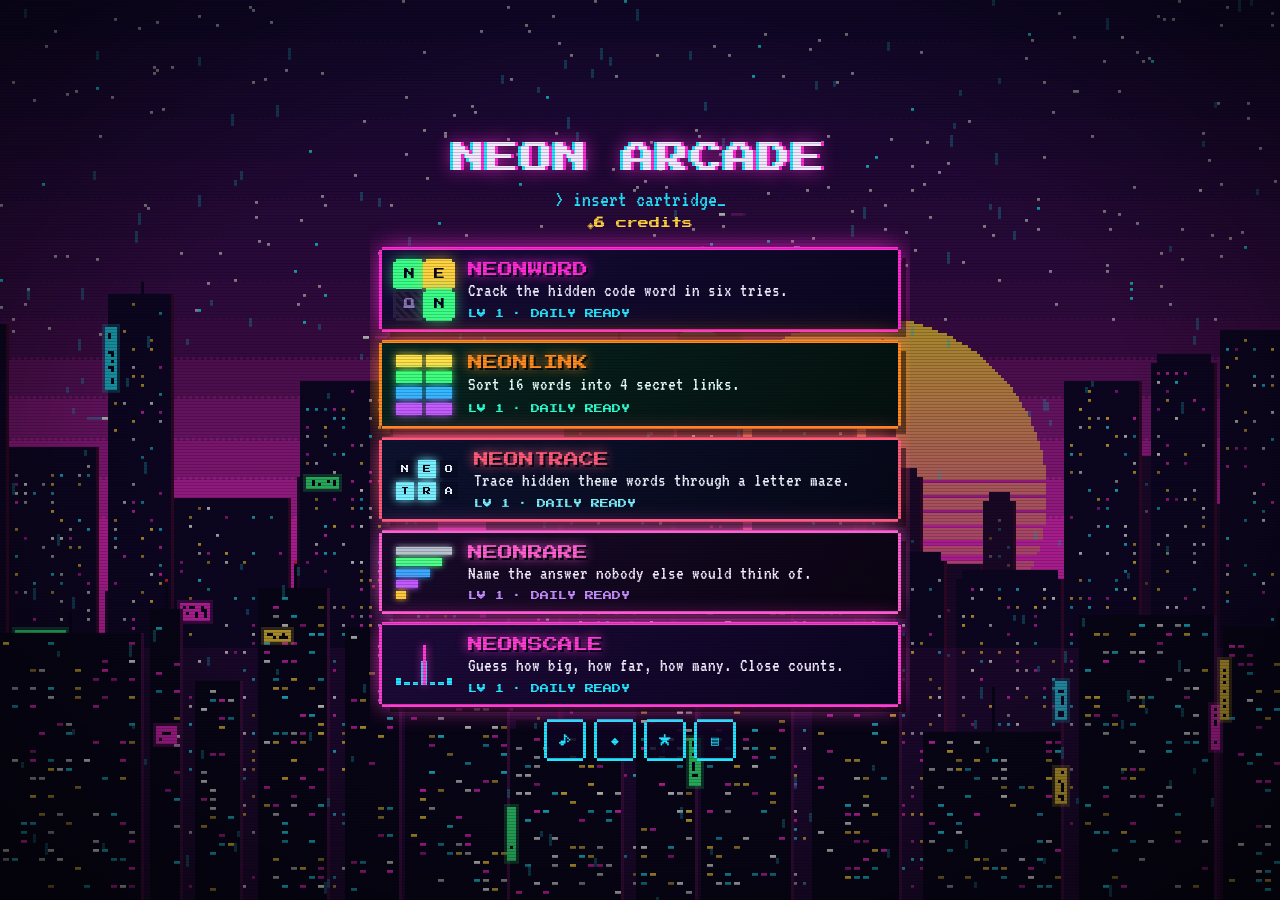
<file: index.html>
<!doctype html>
<html lang="en">
<head>
  <meta charset="utf-8" />
  <meta name="viewport" content="width=device-width, initial-scale=1, viewport-fit=cover, user-scalable=no" />
  <title>NEONWORD</title>
  <meta name="description" content="A cyberpunk pixel word puzzle. Crack the code in six tries." />
  <meta name="theme-color" content="#0b0620" />
  <link rel="manifest" href="manifest.json" />
  <link rel="icon" href="icon.svg" type="image/svg+xml" />
  <link rel="apple-touch-icon" href="icon-192.png" />
  <meta name="apple-mobile-web-app-capable" content="yes" />
  <meta name="apple-mobile-web-app-status-bar-style" content="black-translucent" />
  <link rel="preconnect" href="https://fonts.googleapis.com" />
  <link rel="preconnect" href="https://fonts.gstatic.com" crossorigin />
  <link href="https://fonts.googleapis.com/css2?family=Press+Start+2P&family=VT323&display=swap" rel="stylesheet" />
  <link rel="stylesheet" href="style.css" />
</head>
<body data-theme="neon" data-game="menu">
  <canvas id="bg" aria-hidden="true"></canvas>
  <canvas id="fx" aria-hidden="true"></canvas>
  <div class="scanlines" aria-hidden="true"></div>

  <div id="app">
    <header class="top">
      <div class="top-left">
        <button class="icon-btn btn-home" aria-label="Game menu"><svg viewBox="0 0 7 7" width="14" height="14" shape-rendering="crispEdges" aria-hidden="true"><path fill="currentColor" d="M3 0h1v1h1v1h1v1h1v1h-1v3h-2v-2h-1v2h-2v-3h-1v-1h1v-1h1v-1h1z"/></svg></button>
        <button class="icon-btn" id="btn-help" aria-label="How to play">?</button>
      </div>
      <div class="logo" data-text="NEONWORD">NEONWORD</div>
      <div class="top-right">
        <button class="icon-btn" id="btn-full" aria-label="Fullscreen" hidden>⛶</button>
        <button class="icon-btn" id="btn-sound" aria-label="Radio and sound"><span class="note">♪</span><span class="mini-eq"><i></i><i></i><i></i></span></button>
        <button class="icon-btn" id="btn-themes" aria-label="Themes">◆</button>
        <button class="icon-btn" id="btn-history" aria-label="Word history">≡</button>
        <button class="icon-btn" id="btn-stats" aria-label="Stats">▤</button>
      </div>
    </header>

    <section class="hud">
      <div class="lvl">
        <span class="lvl-label">LV <b id="lvl">1</b></span>
        <div class="xpbar"><div class="xpfill" id="xpfill"></div></div>
        <span class="xp-txt" id="xptxt">0/100</span>
      </div>
      <div class="credits" title="Hint credits"><span class="chip-ico">◈</span><b id="credits">0</b></div>
    </section>

    <nav class="modes">
      <button class="mode-btn" data-mode="daily">DAILY<span class="streak" id="streak-badge"></span></button>
      <button class="mode-btn" data-mode="endless">ENDLESS</button>
      <div class="lens" id="lens">
        <button class="len-btn" data-len="4">4</button>
        <button class="len-btn" data-len="5">5</button>
        <button class="len-btn" data-len="6">6</button>
        <button class="len-btn" data-len="7">7</button>
      </div>
    </nav>

    <section class="intel" id="intel" aria-live="polite">
      <div class="intel-line dim">&gt; uplink ready. crack the code.</div>
    </section>

    <main class="board-wrap">
      <div class="board" id="board"></div>
    </main>

    <section class="hints" id="hints">
      <button class="hint-btn" data-hint="burn"><span class="h-name">BURN</span><span class="h-cost">◈1</span></button>
      <button class="hint-btn" data-hint="check"><span class="h-name">SCAN</span><span class="h-cost">◈1</span></button>
      <button class="hint-btn" data-hint="reveal"><span class="h-name">REVEAL</span><span class="h-cost">◈2</span></button>
      <button class="hint-btn" data-hint="clue"><span class="h-name">CLUE</span><span class="h-cost">◈2</span></button>
    </section>

    <section class="keyboard" id="keyboard"></section>
  </div>

  <!-- Game picker -->
  <div id="menu">
    <div class="menu-head">
      <div class="logo menu-logo" data-text="NEON ARCADE">NEON ARCADE</div>
      <p class="menu-sub">&gt; insert cartridge_</p>
      <div class="menu-hud"><span class="m-cr">◈<b id="m-credits">0</b> credits</span></div>
    </div>
    <div class="carts">
      <button class="cart" data-go="word">
        <div class="cart-art"><i class="tile hit">N</i><i class="tile near">E</i><i class="tile miss">O</i><i class="tile hit">N</i></div>
        <div class="cart-title">NEONWORD</div>
        <div class="cart-desc">Crack the hidden code word in six tries.</div>
        <div class="cart-status" id="m-word"></div>
      </button>
      <button class="cart links-pal" data-go="links">
        <div class="cart-art grid4"><i class="g0"></i><i class="g0"></i><i class="g1"></i><i class="g1"></i><i class="g2"></i><i class="g2"></i><i class="g3"></i><i class="g3"></i></div>
        <div class="cart-title">NEONLINK</div>
        <div class="cart-desc">Sort 16 words into 4 secret links.</div>
        <div class="cart-status" id="m-links"></div>
      </button>
      <button class="cart trace-pal" data-go="trace">
        <div class="cart-art trace-art"><i>N</i><i class="on">E</i><i>O</i><i class="on">T</i><i class="on">R</i><i>A</i></div>
        <div class="cart-title">NEONTRACE</div>
        <div class="cart-desc">Trace hidden theme words through a letter maze.</div>
        <div class="cart-status" id="m-trace"></div>
      </button>
      <button class="cart rare-pal" data-go="rare">
        <div class="cart-art rare-art"><i class="t0"></i><i class="t1"></i><i class="t2"></i><i class="t3"></i><i class="t4"></i></div>
        <div class="cart-title">NEONRARE</div>
        <div class="cart-desc">Name the answer nobody else would think of.</div>
        <div class="cart-status" id="m-rare"></div>
      </button>
      <button class="cart scale-pal" data-go="scale">
        <div class="cart-art scale-art"><i></i><i></i><i></i><i></i><i></i><i></i><i></i><b></b></div>
        <div class="cart-title">NEONSCALE</div>
        <div class="cart-desc">Guess how big, how far, how many. Close counts.</div>
        <div class="cart-status" id="m-scale"></div>
      </button>
    </div>
    <div class="menu-foot">
      <button class="icon-btn" id="m-sound" aria-label="Radio and sound"><span class="note">♪</span><span class="mini-eq"><i></i><i></i><i></i></span></button>
      <button class="icon-btn" id="m-themes" aria-label="Themes">◆</button>
      <button class="icon-btn" id="m-board" aria-label="Leaderboard">★</button>
      <button class="icon-btn" id="m-backup" aria-label="Backup">▤</button>
    </div>
  </div>

  <!-- NEONLINK -->
  <div id="links">
    <header class="top">
      <div class="top-left">
        <button class="icon-btn btn-home" aria-label="Game menu"><svg viewBox="0 0 7 7" width="14" height="14" shape-rendering="crispEdges" aria-hidden="true"><path fill="currentColor" d="M3 0h1v1h1v1h1v1h1v1h-1v3h-2v-2h-1v2h-2v-3h-1v-1h1v-1h1v-1h1z"/></svg></button>
        <button class="icon-btn" id="l-help" aria-label="How to play">?</button>
      </div>
      <div class="logo" data-text="NEONLINK">NEONLINK</div>
      <div class="top-right">
        <button class="icon-btn" id="l-sound" aria-label="Radio and sound"><span class="note">♪</span><span class="mini-eq"><i></i><i></i><i></i></span></button>
        <button class="icon-btn" id="l-scenes" aria-label="Scenes">◆</button>
        <button class="icon-btn" id="l-stats" aria-label="Stats">▤</button>
      </div>
    </header>

    <section class="hud">
      <div class="lvl">
        <span class="lvl-label">LV <b id="l-lvl">1</b></span>
        <div class="xpbar"><div class="xpfill" id="l-xpfill"></div></div>
        <span class="xp-txt" id="l-xptxt">0/100</span>
      </div>
      <div class="credits" title="Hint credits"><span class="chip-ico">◈</span><b id="l-credits">0</b></div>
    </section>

    <nav class="modes">
      <button class="mode-btn" data-lmode="daily">DAILY<span class="streak" id="l-streak"></span></button>
      <button class="mode-btn" data-lmode="endless">ENDLESS</button>
      <div class="l-lives" id="l-lives"></div>
    </nav>

    <section class="intel" id="l-intel" aria-live="polite"></section>

    <main class="l-board" id="l-board">
      <div class="l-solved" id="l-solved"></div>
      <div class="l-grid" id="l-grid"></div>
    </main>

    <section class="hints l-hints">
      <button class="hint-btn" data-act="pair"><span class="h-name">PAIR</span><span class="h-cost">◈1</span></button>
      <button class="hint-btn" data-act="name"><span class="h-name">DECODE</span><span class="h-cost">◈2</span></button>
      <button class="hint-btn" data-act="shuffle"><span class="h-name">SHUFFLE</span><span class="h-cost">free</span></button>
      <button class="hint-btn" data-act="clear"><span class="h-name">CLEAR</span><span class="h-cost">free</span></button>
    </section>

    <button class="l-submit" id="l-submit">SUBMIT 0/4</button>
  </div>

  <!-- NEONTRACE -->
  <div id="trace">
    <header class="top">
      <div class="top-left">
        <button class="icon-btn btn-home" aria-label="Game menu"><svg viewBox="0 0 7 7" width="14" height="14" shape-rendering="crispEdges" aria-hidden="true"><path fill="currentColor" d="M3 0h1v1h1v1h1v1h1v1h-1v3h-2v-2h-1v2h-2v-3h-1v-1h1v-1h1v-1h1z"/></svg></button>
        <button class="icon-btn" id="t-help" aria-label="How to play">?</button>
      </div>
      <div class="logo" data-text="NEONTRACE">NEONTRACE</div>
      <div class="top-right">
        <button class="icon-btn" id="t-sound" aria-label="Radio and sound"><span class="note">♪</span><span class="mini-eq"><i></i><i></i><i></i></span></button>
        <button class="icon-btn" id="t-sectors" aria-label="Sectors">◆</button>
        <button class="icon-btn" id="t-stats" aria-label="Stats">▤</button>
      </div>
    </header>

    <section class="hud">
      <div class="lvl">
        <span class="lvl-label">LV <b id="t-lvl">1</b></span>
        <div class="xpbar"><div class="xpfill" id="t-xpfill"></div></div>
        <span class="xp-txt" id="t-xptxt">0/100</span>
      </div>
      <div class="credits" title="Hint credits"><span class="chip-ico">◈</span><b id="t-credits">0</b></div>
    </section>

    <nav class="modes">
      <button class="mode-btn" data-tmode="daily">DAILY<span class="streak" id="t-streak"></span></button>
      <button class="mode-btn" data-tmode="endless">ENDLESS</button>
      <div class="t-prog" id="t-prog"></div>
    </nav>

    <section class="t-theme">
      <span class="t-label">THEME</span>
      <div class="t-clue" id="t-clue"></div>
      <div class="t-word" id="t-word"></div>
    </section>

    <main class="t-wrap" id="t-wrap">
      <div class="t-board" id="t-board">
        <svg class="t-lines" id="t-lines" aria-hidden="true"></svg>
        <div class="t-cells" id="t-cells"></div>
      </div>
    </main>

    <section class="t-ctrls">
      <button class="hint-btn" id="t-clear"><span class="h-name">CLEAR</span><span class="h-cost">free</span></button>
      <button class="hint-btn t-hint" id="t-hint"><span class="h-name">HINT</span><span class="t-meter" id="t-meter"></span><span class="h-cost" id="t-hint-cost">◈2</span></button>
    </section>
  </div>

  <!-- NEONRARE -->
  <div id="rare">
    <header class="top">
      <div class="top-left">
        <button class="icon-btn btn-home" aria-label="Game menu"><svg viewBox="0 0 7 7" width="14" height="14" shape-rendering="crispEdges" aria-hidden="true"><path fill="currentColor" d="M3 0h1v1h1v1h1v1h1v1h-1v3h-2v-2h-1v2h-2v-3h-1v-1h1v-1h1v-1h1z"/></svg></button>
        <button class="icon-btn" id="r-help" aria-label="How to play">?</button>
      </div>
      <div class="logo" data-text="NEONRARE">NEONRARE</div>
      <div class="top-right">
        <button class="icon-btn" id="r-sound" aria-label="Radio and sound"><span class="note">♪</span><span class="mini-eq"><i></i><i></i><i></i></span></button>
        <button class="icon-btn" id="r-caverns" aria-label="Caverns">◆</button>
        <button class="icon-btn" id="r-codex" aria-label="Codex">≡</button>
        <button class="icon-btn" id="r-stats" aria-label="Stats">▤</button>
      </div>
    </header>

    <section class="hud">
      <div class="lvl">
        <span class="lvl-label">LV <b id="r-lvl">1</b></span>
        <div class="xpbar"><div class="xpfill" id="r-xpfill"></div></div>
        <span class="xp-txt" id="r-xptxt">0/100</span>
      </div>
      <div class="credits" title="Hint credits"><span class="chip-ico">◈</span><b id="r-credits">0</b></div>
    </section>

    <nav class="modes">
      <button class="mode-btn" data-rmode="daily">DAILY<span class="streak" id="r-streak"></span></button>
      <button class="mode-btn" data-rmode="endless">ENDLESS</button>
      <div class="g-score" id="r-score"></div>
    </nav>

    <section class="g-card">
      <div class="g-card-top"><span class="g-label" id="r-round">SIGNAL 1/7</span><div class="g-pips" id="r-pips"></div></div>
      <div class="g-q" id="r-q"></div>
      <div class="r-timebar"><div class="r-timer" id="r-timer"><i></i></div><span class="r-secs" id="r-secs"></span><div class="r-strikes" id="r-strikes"></div></div>
    </section>

    <main class="r-mid">
      <div class="r-entry" id="r-entry"></div>
      <div class="r-msg" id="r-msg"></div>
      <div class="r-reveal" id="r-reveal"></div>
    </main>

    <section class="hints r-hints" id="r-hints">
      <button class="hint-btn" data-rhint="time"><span class="h-name">+TIME</span><span class="h-cost">◈1</span></button>
      <button class="hint-btn" data-rhint="intel" id="r-intel"><span class="h-name">INTEL</span><span class="h-cost">◈1</span></button>
      <button class="hint-btn" data-rhint="skip"><span class="h-name">SKIP</span><span class="h-cost">free</span></button>
    </section>
    <button class="l-submit" id="r-next" hidden>NEXT SIGNAL ▶</button>

    <section class="keyboard" id="r-keys"></section>
  </div>

  <!-- NEONSCALE -->
  <div id="scale">
    <header class="top">
      <div class="top-left">
        <button class="icon-btn btn-home" aria-label="Game menu"><svg viewBox="0 0 7 7" width="14" height="14" shape-rendering="crispEdges" aria-hidden="true"><path fill="currentColor" d="M3 0h1v1h1v1h1v1h1v1h-1v3h-2v-2h-1v2h-2v-3h-1v-1h1v-1h1v-1h1z"/></svg></button>
        <button class="icon-btn" id="s-help" aria-label="How to play">?</button>
      </div>
      <div class="logo" data-text="NEONSCALE">NEONSCALE</div>
      <div class="top-right">
        <button class="icon-btn" id="s-sound" aria-label="Radio and sound"><span class="note">♪</span><span class="mini-eq"><i></i><i></i><i></i></span></button>
        <button class="icon-btn" id="s-zones" aria-label="Zones">◆</button>
        <button class="icon-btn" id="s-log" aria-label="Field log">≡</button>
        <button class="icon-btn" id="s-stats" aria-label="Stats">▤</button>
      </div>
    </header>

    <section class="hud">
      <div class="lvl">
        <span class="lvl-label">LV <b id="s-lvl">1</b></span>
        <div class="xpbar"><div class="xpfill" id="s-xpfill"></div></div>
        <span class="xp-txt" id="s-xptxt">0/100</span>
      </div>
      <div class="credits" title="Hint credits"><span class="chip-ico">◈</span><b id="s-credits">0</b></div>
    </section>

    <nav class="modes">
      <button class="mode-btn" data-smode="daily">DAILY<span class="streak" id="s-streak"></span></button>
      <button class="mode-btn" data-smode="endless">ENDLESS</button>
      <div class="g-score" id="s-score"></div>
    </nav>

    <section class="g-card">
      <div class="g-card-top"><span class="g-label" id="s-round">Q 1/7</span><div class="g-pips" id="s-pips"></div></div>
      <div class="g-q" id="s-q"></div>
    </section>

    <main class="s-mid">
      <button class="s-readbox" id="s-readbox" aria-label="Type a number">
        <div class="s-read" id="s-read"></div>
        <div class="s-sub" id="s-sub"></div>
      </button>
      <div class="s-msg" id="s-msg"></div>
      <div class="s-dial">
        <canvas class="s-tape" id="s-tape" aria-label="Estimate dial: drag left or right"></canvas>
        <div class="s-needle" aria-hidden="true"></div>
      </div>
      <div class="s-steps" id="s-steps">
        <button class="key wide" data-step="d10">÷10</button>
        <button class="key wide" data-step="down">−</button>
        <button class="key wide" data-step="up">+</button>
        <button class="key wide" data-step="m10">×10</button>
      </div>
    </main>

    <section class="hints s-hints" id="s-hints">
      <button class="hint-btn" data-shint="probe"><span class="h-name">PROBE</span><span class="h-cost">◈1</span></button>
      <button class="hint-btn" data-shint="bracket" id="s-bracket"><span class="h-name">BRACKET</span><span class="h-cost">◈2</span></button>
    </section>
    <button class="l-submit" id="s-lock">LOCK IN</button>
  </div>

  <div class="toasts" id="toasts"></div>

  <!-- Modal -->
  <div class="modal-back" id="modal-back" hidden>
    <div class="modal" role="dialog" aria-modal="true">
      <button class="modal-x" id="modal-x" aria-label="Close">✕</button>
      <div id="modal-body"></div>
    </div>
  </div>

  <script src="words.js"></script>
  <script src="audio.js"></script>
  <script src="radio.js"></script>
  <script src="lake.js"></script>
  <script src="space.js"></script>
  <script src="cave.js"></script>
  <script src="terrain.js"></script>
  <script src="bg.js"></script>
  <script src="links-data.js"></script>
  <script src="links.js"></script>
  <script src="trace-data.js"></script>
  <script src="trace.js"></script>
  <script src="rare-data.js"></script>
  <script src="rare.js"></script>
  <script src="scale-data.js"></script>
  <script src="scale.js"></script>
  <script src="leaderboard.js"></script>
  <script src="app.js"></script>
</body>
</html>
</file>
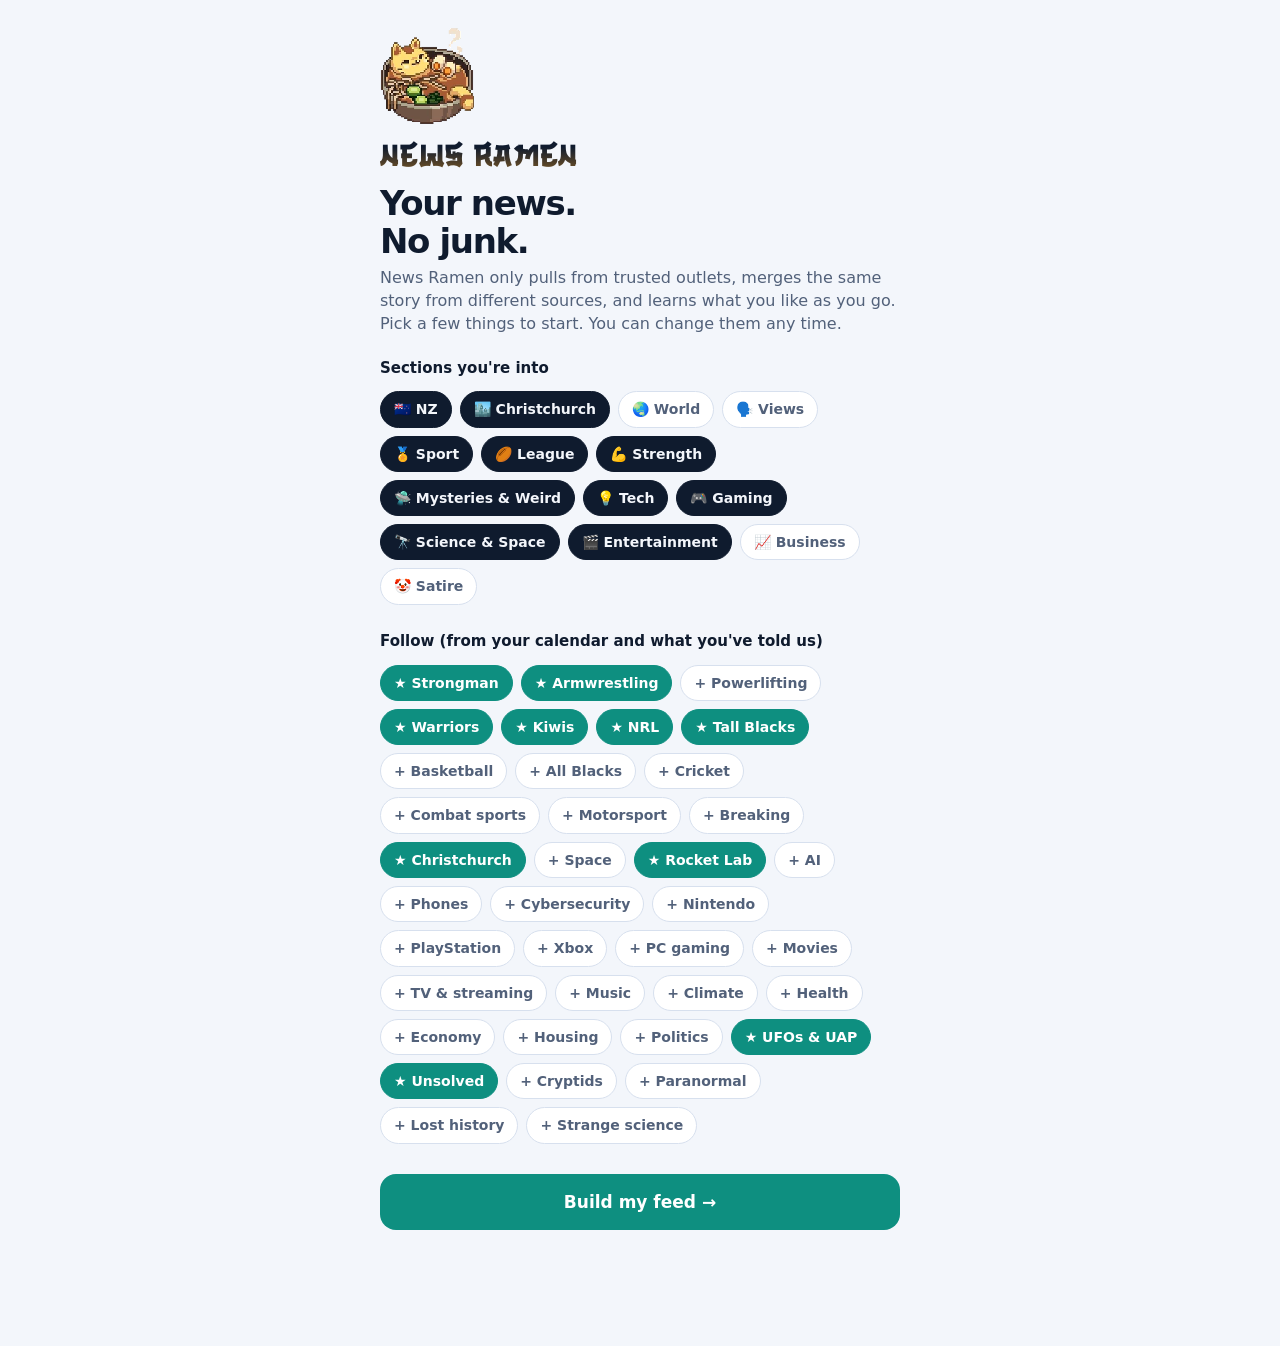
<file: news-ramen/index.html>
<!doctype html>
<html lang="en-NZ">
<head>
  <meta charset="utf-8">
  <meta name="viewport" content="width=device-width, initial-scale=1, viewport-fit=cover">
  <title>News Ramen</title>
  <meta name="description" content="A personal news feed from trusted sources, every side of the story, that learns what you like.">
  <meta name="theme-color" content="#0f1b2e" media="(prefers-color-scheme: dark)">
  <meta name="theme-color" content="#f3f6fb" media="(prefers-color-scheme: light)">
  <meta name="apple-mobile-web-app-capable" content="yes">
  <meta name="apple-mobile-web-app-status-bar-style" content="black-translucent">
  <meta name="apple-mobile-web-app-title" content="News Ramen">
  <link rel="manifest" href="manifest.webmanifest">
  <link rel="icon" href="favicon.png" type="image/png">
  <link rel="apple-touch-icon" href="icon-192.png">
  <link rel="preload" href="fonts/okasa.otf" as="font" type="font/otf" crossorigin>
  <link rel="stylesheet" href="style.css">
</head>
<body>
  <div id="app">
    <header class="topbar">
      <button class="brand" data-go="feed" aria-label="News Ramen home">
        <img src="ramen-96.png" alt="" width="34" height="34">
        <span class="wordmark">NEWS RAMEN</span>
      </button>
      <div class="topbar-actions">
        <button class="icon-btn" id="btn-refresh" aria-label="Refresh"><svg viewBox="0 0 24 24"><path d="M20 12a8 8 0 1 1-2.34-5.66M20 4v5h-5"/></svg></button>
        <button class="icon-btn" id="btn-search" aria-label="Search"><svg viewBox="0 0 24 24"><circle cx="11" cy="11" r="7"/><path d="m20 20-3.5-3.5"/></svg></button>
        <button class="icon-btn" id="btn-settings" aria-label="Settings"><svg viewBox="0 0 24 24"><circle cx="12" cy="8" r="4"/><path d="M4 21c1.5-4 4.5-6 8-6s6.5 2 8 6"/></svg></button>
      </div>
    </header>
    <div id="ptr" aria-hidden="true"><img src="ramen-96.png" alt=""></div>

    <main id="view" tabindex="-1"></main>

    <nav class="tabbar" aria-label="Sections">
      <button data-go="feed" class="tab"><svg viewBox="0 0 24 24"><rect x="4" y="4" width="16" height="16" rx="3"/><path d="M8 9h8M8 13h8M8 17h5"/></svg><span>For You</span></button>
      <button data-go="briefing" class="tab"><svg viewBox="0 0 24 24"><circle cx="12" cy="12" r="4"/><path d="M12 2v2M12 20v2M4.9 4.9l1.4 1.4M17.7 17.7l1.4 1.4M2 12h2M20 12h2M4.9 19.1l1.4-1.4M17.7 6.3l1.4-1.4"/></svg><span>Briefing</span></button>
      <button data-go="upnext" class="tab"><svg viewBox="0 0 24 24"><rect x="3.5" y="5" width="17" height="15" rx="3"/><path d="M3.5 10h17M8 3v4M16 3v4"/></svg><span>Up Next</span></button>
      <button data-go="saved" class="tab"><svg viewBox="0 0 24 24"><path d="M6 3.5h12v17l-6-4-6 4z"/></svg><span>Saved</span></button>
    </nav>
  </div>

  <div id="sheet-root"></div>
  <div id="toast" role="status" aria-live="polite"></div>

  <script src="app.js" type="module"></script>
</body>
</html>
</file>
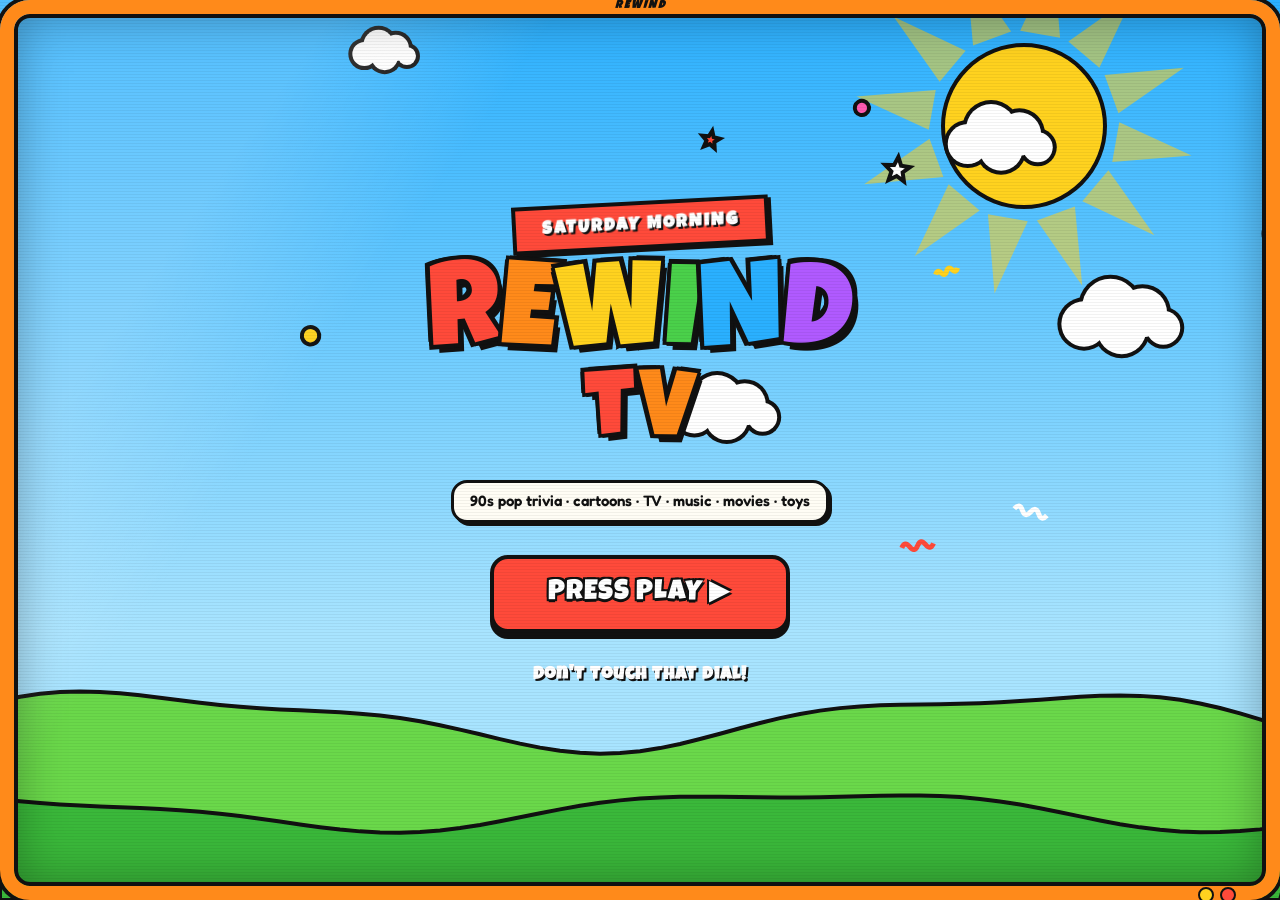
<file: rewind/index.html>
<!doctype html>
<html lang="en">
<head>
  <meta charset="utf-8" />
  <meta name="viewport" content="width=device-width, initial-scale=1, viewport-fit=cover, user-scalable=no" />
  <title>REWIND TV</title>
  <meta name="description" content="90s pop trivia on the coolest channel that never existed. TV, toons, music, movies and toys." />
  <meta name="theme-color" content="#2ab0ff" />
  <link rel="manifest" href="manifest.json" />
  <link rel="icon" href="icon-64.png" type="image/png" />
  <link rel="apple-touch-icon" href="apple-touch-icon.png" />
  <meta name="apple-mobile-web-app-capable" content="yes" />
  <meta name="apple-mobile-web-app-status-bar-style" content="black-translucent" />
  <link rel="preconnect" href="https://fonts.googleapis.com" />
  <link rel="preconnect" href="https://fonts.gstatic.com" crossorigin />
  <link href="https://fonts.googleapis.com/css2?family=Luckiest+Guy&family=Fredoka:wght@500;600;700&family=VT323&display=swap" rel="stylesheet" />
  <link rel="stylesheet" href="style.css" />
</head>
<body data-theme="saturday">
  <canvas id="fx" aria-hidden="true"></canvas>
  <div id="frame" aria-hidden="true"><i class="ant"></i><i class="knobs"></i></div>
  <div id="tv">
    <div id="osd" aria-hidden="true"><span id="osd-l">PLAY ▶</span><span id="osd-r">CH 01</span></div>
    <main id="app"></main>
    <div id="bug" aria-hidden="true">REWIND<i>TV</i></div>
  </div>
  <canvas id="static" aria-hidden="true"></canvas>
  <div id="scan" aria-hidden="true"></div>
  <div id="toast" role="status" aria-live="polite"></div>

  <script src="core.js"></script>
  <script src="bank.js"></script>
  <script src="q-tv.js"></script>
  <script src="q-toons.js"></script>
  <script src="q-music.js"></script>
  <script src="q-movies.js"></script>
  <script src="q-toys.js"></script>
  <script src="q-oz.js"></script>
  <script src="q-special.js"></script>
  <script src="pics.js"></script>
  <script src="avatar.js"></script>
  <script src="cast.js"></script>
  <script src="rpg.js"></script>
  <script src="audio.js"></script>
  <script src="fx.js"></script>
  <script src="rounds.js"></script>
  <script src="modes.js"></script>
  <script src="ui.js"></script>
</body>
</html>
</file>
<file: style.css>
/* ============ THEMES ============ */
:root, body[data-theme="neon"] {
  --bg: #0b0620; --bg2: #160b38; --panel: rgba(14, 6, 36, 0.82);
  --c1: #ff2bd6; --c2: #22e4ff; --text: #f2e9ff; --dim: #8a76b8;
  --hit: #39ff88; --near: #ffd23f; --miss: #2a2147; --burn: #ff3355;
  --sky1: #1b0b45; --sky2: #4a0f5c; --sky3: #ff2bd6;
}
body[data-theme="sunset"] {
  --bg: #1a0b2e; --bg2: #2d0f3f; --panel: rgba(30, 10, 40, 0.82);
  --c1: #ff6b35; --c2: #ff3e9a; --text: #fff0e6; --dim: #b07a95;
  --hit: #00e5c7; --near: #ffd166; --miss: #3a2140; --burn: #ff2a2a;
  --sky1: #2b0a3d; --sky2: #a3215b; --sky3: #ff8c42;
}
body[data-theme="toxic"] {
  --bg: #050f08; --bg2: #0a1f12; --panel: rgba(4, 18, 10, 0.84);
  --c1: #b6ff00; --c2: #00ffa3; --text: #e8ffe0; --dim: #6c9a6a;
  --hit: #b6ff00; --near: #ff9f1c; --miss: #1a2d1f; --burn: #ff3d71;
  --sky1: #031008; --sky2: #0b3b1c; --sky3: #6aff00;
}
body[data-theme="ice"] {
  --bg: #06121f; --bg2: #0c2238; --panel: rgba(6, 20, 36, 0.84);
  --c1: #9be7ff; --c2: #ffffff; --text: #eaf8ff; --dim: #6f93ad;
  --hit: #4dffdf; --near: #c7a6ff; --miss: #1a2e44; --burn: #ff5a7a;
  --sky1: #040d18; --sky2: #123a5c; --sky3: #9be7ff;
}
body[data-theme="blood"] {
  --bg: #12030a; --bg2: #2a0712; --panel: rgba(28, 4, 12, 0.85);
  --c1: #ff1f3d; --c2: #ff8a00; --text: #ffe6ea; --dim: #a0606e;
  --hit: #00ff9c; --near: #ff8a00; --miss: #351420; --burn: #ff1f3d;
  --sky1: #0d0206; --sky2: #4d0a1c; --sky3: #ff1f3d;
}
body[data-theme="gold"] {
  --bg: #0f0d05; --bg2: #221d0a; --panel: rgba(22, 18, 6, 0.86);
  --c1: #ffcf40; --c2: #fff4c2; --text: #fff8e0; --dim: #a8975e;
  --hit: #56f39a; --near: #ff7b54; --miss: #2e2914; --burn: #ff4040;
  --sky1: #0a0803; --sky2: #3b2f0b; --sky3: #ffcf40;
}

/* NEONLINK has its own fixed palette: amber + aqua over a deep sea-green night.
   .links-pal lets the menu cartridge preview it. */
body[data-game="links"], .links-pal {
  --bg: #04110f; --bg2: #072420; --panel: rgba(3, 22, 19, 0.84);
  --c1: #ff8a1f; --c2: #2dffd2; --text: #e6fff8; --dim: #5f9d90;
  --hit: #3dff7a; --near: #ffe14a; --miss: #12302b; --burn: #ff4d6d;
  --sky1: #020a0d; --sky2: #0a3a3c; --sky3: #ff8a1f;
  --g0: #ffe14a; --g1: #3dff7a; --g2: #34b8ff; --g3: #c35bff;
}

/* NEONTRACE: ice blue + coral over deep space */
body[data-game="trace"], .trace-pal {
  --bg: #060818; --bg2: #0d1230; --panel: rgba(8, 12, 34, 0.86);
  --c1: #ff5a7a; --c2: #7af0ff; --text: #eef4ff; --dim: #7480b0;
  --hit: #7af0ff; --near: #ffd23f; --miss: #1b2246; --burn: #ff3d5a;
  --sky1: #02030a; --sky2: #0a0f2e; --sky3: #1c0f3a;
}

/* NEONRARE: violet + pink in a crystal cave. Rarity colours are the same in every cavern. */
:root {
  --t0: #b9c2d0; --t1: #4dff88; --t2: #3da8ff; --t3: #c25bff; --t4: #ffc93d;
  --s0: #ffe14a; --s1: #39ff88; --s2: #22d4ff; --s3: #ffb03a; --s4: #ff7a3a; --s5: #ff3d5a;
}
body[data-game="rare"], .rare-pal {
  --bg: #0a0412; --bg2: #1a0a2c; --panel: rgba(18, 6, 30, 0.86);
  --c1: #ff5fd2; --c2: #c48cff; --text: #f6ecff; --dim: #8e70b4;
  --hit: #7dffb0; --near: #ffe066; --miss: #2a1640; --burn: #ff4d6d;
  --sky1: #07020e; --sky2: #160626; --sky3: #22093a;
}
/* NEONSCALE: synthwave magenta + cyan over a wireframe valley */
body[data-game="scale"], .scale-pal {
  --bg: #0a0420; --bg2: #1e0a3a; --panel: rgba(14, 4, 34, 0.86);
  --c1: #ff3dd2; --c2: #22e4ff; --text: #f2ecff; --dim: #9478c0;
  --hit: #39ff88; --near: #ffe14a; --miss: #2a1650; --burn: #ff3d5a;
  --sky1: #0a0420; --sky2: #3a0a52; --sky3: #ff3d8b;
}

/* only the active screen shows */
body:not([data-game="word"]) #app,
body:not([data-game="links"]) #links,
body:not([data-game="trace"]) #trace,
body:not([data-game="rare"]) #rare,
body:not([data-game="scale"]) #scale,
body:not([data-game="menu"]) #menu { display: none !important; }

/* ============ BASE ============ */
* { box-sizing: border-box; -webkit-tap-highlight-color: transparent; }
html, body { margin: 0; height: 100%; }
body {
  background: var(--bg);
  color: var(--text);
  font-family: "VT323", monospace;
  font-size: 20px;
  overflow: hidden;
  user-select: none;
  -webkit-user-select: none;
  touch-action: manipulation;
}
button { font: inherit; color: inherit; cursor: pointer; }
.pf { font-family: "Press Start 2P", monospace; }

#bg, #fx {
  position: fixed; inset: 0; width: 100%; height: 100%;
  image-rendering: pixelated; image-rendering: crisp-edges;
}
#bg { z-index: 0; }
#fx { z-index: 50; pointer-events: none; }
.scanlines {
  position: fixed; inset: 0; z-index: 60; pointer-events: none;
  background:
    repeating-linear-gradient(to bottom, rgba(0,0,0,0) 0 2px, rgba(0,0,0,0.18) 2px 3px),
    radial-gradient(ellipse at center, transparent 55%, rgba(0,0,0,0.55) 100%);
  mix-blend-mode: multiply;
}

#app, #links, #trace, #rare, #scale, #menu {
  position: relative; z-index: 10;
  height: 100dvh;
  max-width: 540px; margin: 0 auto;
  padding: max(8px, env(safe-area-inset-top)) 12px max(8px, env(safe-area-inset-bottom));
  display: flex; flex-direction: column; gap: 8px;
}

/* pixel border helper: stepped corners */
.px {
  box-shadow:
    0 -3px 0 0 var(--bc, var(--c1)), 0 3px 0 0 var(--bc, var(--c1)),
    -3px 0 0 0 var(--bc, var(--c1)), 3px 0 0 0 var(--bc, var(--c1));
}

/* ============ HEADER ============ */
.top { display: flex; align-items: center; justify-content: space-between; gap: 8px; }
.top-right, .top-left { display: flex; gap: 6px; }
.btn-home svg { display: block; margin: auto; }
.icon-btn {
  width: 36px; height: 36px; border: 0;
  background: var(--panel);
  font-family: "Press Start 2P", monospace; font-size: 13px;
  color: var(--c2);
  box-shadow: 0 -3px 0 0 var(--c2), 0 3px 0 0 var(--c2), -3px 0 0 0 var(--c2), 3px 0 0 0 var(--c2);
  transition: transform .08s;
}
.icon-btn:hover { color: var(--c1); }
.icon-btn[hidden] { display: none; }
@media (max-width: 400px) {
  .top .icon-btn { width: 30px; height: 30px; font-size: 11px; }
  .top .top-right, .top .top-left { gap: 4px; }
  .top .icon-btn { width: 28px; height: 28px; }
  .top .logo { font-size: 13px; letter-spacing: 1px; }
}
.icon-btn:active { transform: translateY(2px); }
.icon-btn.off { opacity: .4; }

.logo {
  position: relative;
  font-family: "Press Start 2P", monospace;
  font-size: clamp(16px, 5.4vw, 24px);
  letter-spacing: 2px;
  color: var(--text);
  text-shadow: 3px 0 0 var(--c1), -3px 0 0 var(--c2), 0 0 18px var(--c1);
  animation: logoGlitch 6s infinite steps(1);
}
@keyframes logoGlitch {
  0%, 92%, 100% { transform: none; clip-path: none; }
  93% { transform: translateX(-3px); clip-path: inset(10% 0 55% 0); }
  94% { transform: translateX(4px); clip-path: inset(55% 0 5% 0); }
  95% { transform: translateX(-2px) skewX(8deg); }
  96% { transform: none; }
}

/* ============ HUD ============ */
.hud { display: flex; align-items: center; gap: 12px; }
.lvl { flex: 1; display: flex; align-items: center; gap: 8px; }
.lvl-label { font-family: "Press Start 2P", monospace; font-size: 10px; color: var(--c2); white-space: nowrap; }
.lvl-label b { color: var(--text); }
.xpbar {
  flex: 1; height: 10px; background: var(--miss);
  box-shadow: 0 -2px 0 0 var(--dim), 0 2px 0 0 var(--dim), -2px 0 0 0 var(--dim), 2px 0 0 0 var(--dim);
  position: relative; overflow: hidden;
}
.xpfill {
  height: 100%; width: 0%;
  background: repeating-linear-gradient(90deg, var(--c1) 0 6px, var(--c2) 6px 8px);
  transition: width .8s steps(16);
  box-shadow: 0 0 10px var(--c1);
}
.xp-txt { font-size: 16px; color: var(--dim); min-width: 64px; text-align: right; }
.credits {
  display: flex; align-items: center; gap: 6px;
  background: var(--panel); padding: 2px 10px;
  box-shadow: 0 -2px 0 0 var(--near), 0 2px 0 0 var(--near), -2px 0 0 0 var(--near), 2px 0 0 0 var(--near);
  font-family: "Press Start 2P", monospace; font-size: 12px; color: var(--near);
}
.credits.bump { animation: bump .4s; }
.chip-ico { font-size: 14px; }
@keyframes bump { 30% { transform: scale(1.3); } }

/* ============ MODES ============ */
.modes { display: flex; gap: 8px; align-items: center; }
.mode-btn, .len-btn {
  border: 0; background: var(--panel);
  font-family: "Press Start 2P", monospace; font-size: 10px;
  color: var(--dim); padding: 8px 10px; position: relative;
  box-shadow: 0 -2px 0 0 var(--dim), 0 2px 0 0 var(--dim), -2px 0 0 0 var(--dim), 2px 0 0 0 var(--dim);
}
.mode-btn.on, .len-btn.on {
  color: var(--bg); background: var(--c2);
  box-shadow: 0 -2px 0 0 var(--c2), 0 2px 0 0 var(--c2), -2px 0 0 0 var(--c2), 2px 0 0 0 var(--c2), 0 0 14px var(--c2);
}
.lens { display: flex; gap: 6px; margin-left: auto; transition: opacity .2s; }
.lens.hidden { opacity: 0; pointer-events: none; }
.len-btn { padding: 8px 9px; }
.streak { margin-left: 6px; color: var(--near); }
.mode-btn.on .streak { color: var(--bg); }

/* ============ INTEL ============ */
.intel {
  background: var(--panel);
  min-height: 46px; max-height: 70px; overflow-y: auto;
  padding: 4px 10px;
  font-size: 18px; line-height: 1.1;
  box-shadow: 0 -2px 0 0 var(--c1), 0 2px 0 0 var(--c1), -2px 0 0 0 var(--c1), 2px 0 0 0 var(--c1), inset 0 0 20px rgba(0,0,0,.5);
  scrollbar-width: none;
}
.intel::-webkit-scrollbar { display: none; }
.intel-line { color: var(--c2); }
.intel-line.dim { color: var(--dim); }
.intel-line.clue { color: var(--near); }
.intel-line.good { color: var(--hit); }
.intel-line.bad { color: var(--burn); }
.intel-line.new { animation: typeIn .5s steps(12); }
@keyframes typeIn { from { clip-path: inset(0 100% 0 0); } to { clip-path: inset(0 0 0 0); } }

/* ============ BOARD ============ */
.board-wrap { flex: 1; display: flex; align-items: center; justify-content: center; min-height: 0; }
.board {
  --gap: 6px;
  display: grid; gap: var(--gap);
  /* fallback; app.js sets --tile from the real free space */
  --tile: min(60px, calc((100vw - 48px) / var(--len) - var(--gap)), calc((100dvh - 470px) / var(--rows) - var(--gap)));
}
.row { display: grid; grid-template-columns: repeat(var(--len), var(--tile)); gap: var(--gap); }
.row.shake { animation: shake .45s steps(6); }
@keyframes shake {
  0%,100% { transform: none; } 20% { transform: translateX(-8px); } 40% { transform: translateX(8px); }
  60% { transform: translateX(-6px); } 80% { transform: translateX(6px); }
}
.tile {
  width: var(--tile); height: var(--tile);
  display: flex; align-items: center; justify-content: center;
  font-family: "Press Start 2P", monospace;
  font-size: calc(var(--tile) * 0.42);
  background: rgba(10, 4, 24, 0.55);
  color: var(--text);
  box-shadow: 0 -3px 0 0 var(--miss), 0 3px 0 0 var(--miss), -3px 0 0 0 var(--miss), 3px 0 0 0 var(--miss);
  position: relative;
  transform-style: preserve-3d;
}
.tile.filled {
  box-shadow: 0 -3px 0 0 var(--c2), 0 3px 0 0 var(--c2), -3px 0 0 0 var(--c2), 3px 0 0 0 var(--c2), 0 0 12px var(--c2);
  animation: pop .12s;
}
.tile.ghost { color: var(--hit); opacity: .45; }
.row.active .tile:not(.filled) { box-shadow: 0 -3px 0 0 var(--dim), 0 3px 0 0 var(--dim), -3px 0 0 0 var(--dim), 3px 0 0 0 var(--dim); }
@keyframes pop { 50% { transform: scale(1.12); } }

.tile.flip { animation: flip .5s steps(8) forwards; }
@keyframes flip {
  0% { transform: rotateX(0); }
  50% { transform: rotateX(90deg); }
  100% { transform: rotateX(0); }
}
.tile.hit, .tile.near, .tile.miss { color: var(--bg); }
.tile.hit  { background: var(--hit);  box-shadow: 0 -3px 0 0 var(--hit), 0 3px 0 0 var(--hit), -3px 0 0 0 var(--hit), 3px 0 0 0 var(--hit), 0 0 16px var(--hit); }
.tile.near { background: var(--near); box-shadow: 0 -3px 0 0 var(--near), 0 3px 0 0 var(--near), -3px 0 0 0 var(--near), 3px 0 0 0 var(--near), 0 0 16px var(--near); }
.tile.miss { background: repeating-linear-gradient(45deg, rgba(0,0,0,.35) 0 3px, transparent 3px 6px), var(--miss); color: var(--dim); text-decoration: line-through; text-decoration-thickness: 3px; box-shadow: 0 -3px 0 0 var(--miss), 0 3px 0 0 var(--miss), -3px 0 0 0 var(--miss), 3px 0 0 0 var(--miss); }
.tile.dance { animation: dance .6s steps(6); }
@keyframes dance { 30% { transform: translateY(-18px); } 60% { transform: translateY(4px); } }

/* ============ HINTS ============ */
.hints { display: grid; grid-template-columns: repeat(4, 1fr); gap: 8px; }
.hint-btn {
  border: 0; background: var(--panel); padding: 6px 2px;
  display: flex; flex-direction: column; align-items: center; gap: 3px;
  box-shadow: 0 -2px 0 0 var(--c1), 0 2px 0 0 var(--c1), -2px 0 0 0 var(--c1), 2px 0 0 0 var(--c1);
  transition: transform .08s;
}
.hint-btn:hover:not(:disabled) { box-shadow: 0 -2px 0 0 var(--c1), 0 2px 0 0 var(--c1), -2px 0 0 0 var(--c1), 2px 0 0 0 var(--c1), 0 0 14px var(--c1); }
.hint-btn:active:not(:disabled) { transform: translateY(2px); }
.hint-btn:disabled { opacity: .35; cursor: not-allowed; }
.hint-btn.armed { background: var(--c1); }
.hint-btn.armed .h-name, .hint-btn.armed .h-cost { color: var(--bg); }
.h-name { font-family: "Press Start 2P", monospace; font-size: 9px; color: var(--c1); }
.h-cost { font-size: 16px; color: var(--near); }

/* ============ KEYBOARD ============ */
/* keyboard breaks out of the 540px column to span the screen (capped on desktop) */
.keyboard {
  display: flex; flex-direction: column; gap: 6px;
  width: min(calc(100vw - 16px), 640px);
  align-self: center;
}
.krow { display: flex; gap: 5px; justify-content: center; }
.key {
  flex: 1 1 0; min-width: 0; height: clamp(40px, 6dvh, 50px);
  border: 0; background: rgba(40, 28, 80, 0.75);
  font-family: "Press Start 2P", monospace; font-size: 12px;
  color: var(--text);
  box-shadow: 0 3px 0 0 rgba(0,0,0,.6), inset 0 -3px 0 0 rgba(0,0,0,.25);
  position: relative;
  transition: transform .05s, background .2s;
}
.key.wide { flex: 1.6 1 0; font-size: 9px; }
.krow:nth-child(2)::before, .krow:nth-child(2)::after { content: ""; flex: 0.5 1 0; }
.key:active, .key.pressed { transform: translateY(3px); box-shadow: none; }
.key.hit  { background: var(--hit);  color: var(--bg); }
.key.near { background: var(--near); color: var(--bg); }
.key.miss { background: var(--miss); color: var(--dim); opacity: .4; }
.key.burned { background: #120812; color: var(--burn); opacity: .55; }
.key.burned::after {
  content: ""; position: absolute; inset: 6px;
  background: linear-gradient(45deg, transparent 46%, var(--burn) 46% 54%, transparent 54%),
              linear-gradient(-45deg, transparent 46%, var(--burn) 46% 54%, transparent 54%);
  opacity: .8;
}
.key.burning { animation: burnFlash .7s steps(7); }
@keyframes burnFlash {
  0%,28%,56% { background: var(--burn); color: var(--bg); }
  14%,42%,70% { background: #120812; }
}
.keyboard.check-mode .key:not(.wide) { box-shadow: 0 0 0 2px var(--c1), 0 0 12px var(--c1); }

/* ============ TOASTS ============ */
.toasts {
  position: fixed; top: 18%; left: 50%; transform: translateX(-50%);
  z-index: 80; display: flex; flex-direction: column; gap: 8px; align-items: center; pointer-events: none;
}
.toast {
  background: var(--text); color: var(--bg);
  font-family: "Press Start 2P", monospace; font-size: 11px;
  padding: 10px 14px;
  box-shadow: 0 -3px 0 0 var(--text), 0 3px 0 0 var(--text), -3px 0 0 0 var(--text), 3px 0 0 0 var(--text), 6px 6px 0 0 var(--c1);
  animation: toastIn .2s steps(4);
}
.toast.big { font-size: 15px; background: var(--c1); color: var(--bg); box-shadow: 0 -3px 0 0 var(--c1), 0 3px 0 0 var(--c1), -3px 0 0 0 var(--c1), 3px 0 0 0 var(--c1), 6px 6px 0 0 var(--c2), 0 0 30px var(--c1); }
.toast.out { animation: toastOut .25s steps(4) forwards; }
@keyframes toastIn { from { transform: scale(.6); opacity: 0; } }
@keyframes toastOut { to { transform: translateY(-10px); opacity: 0; } }

/* ============ MODAL ============ */
.modal-back {
  position: fixed; inset: 0; z-index: 90;
  background: rgba(4, 0, 12, 0.72);
  display: flex; align-items: center; justify-content: center; padding: 16px;
  animation: fadeIn .15s;
}
.modal-back[hidden] { display: none; }
@keyframes fadeIn { from { opacity: 0; } }
.modal {
  position: relative; width: 100%; max-width: 420px; max-height: 88dvh; overflow-y: auto;
  background: var(--bg2); padding: 22px 18px 18px;
  box-shadow: 0 -4px 0 0 var(--c1), 0 4px 0 0 var(--c1), -4px 0 0 0 var(--c1), 4px 0 0 0 var(--c1), 10px 10px 0 0 rgba(0,0,0,.5), 0 0 40px var(--c1);
  animation: modalIn .25s steps(5);
}
@keyframes modalIn { from { transform: translateY(30px) scale(.9); opacity: 0; } }
.modal-x { position: absolute; top: 8px; right: 8px; background: none; border: 0; color: var(--c2); font-size: 22px; }
.modal h2 {
  font-family: "Press Start 2P", monospace; font-size: 15px; margin: 0 0 14px;
  color: var(--c1); text-shadow: 2px 2px 0 var(--bg);
}
.modal h3 { font-family: "Press Start 2P", monospace; font-size: 10px; color: var(--c2); margin: 16px 0 8px; }
.modal p { margin: 6px 0; line-height: 1.15; }
.stat-grid { display: grid; grid-template-columns: repeat(4, 1fr); gap: 8px; text-align: center; }
.stat-grid b { display: block; font-family: "Press Start 2P", monospace; font-size: 18px; color: var(--c2); margin-bottom: 4px; }
.stat-grid span { font-size: 15px; color: var(--dim); }
.dist { display: flex; flex-direction: column; gap: 4px; }
.dist-row { display: flex; align-items: center; gap: 6px; font-family: "Press Start 2P", monospace; font-size: 10px; }
.dist-bar {
  min-width: 22px; padding: 3px 6px; text-align: right;
  background: var(--miss); color: var(--text);
  transition: width .6s steps(10);
}
.dist-bar.cur { background: var(--hit); color: var(--bg); }
.btn {
  border: 0; background: var(--c1); color: var(--bg);
  font-family: "Press Start 2P", monospace; font-size: 11px;
  padding: 12px 16px; margin-top: 14px;
  box-shadow: 4px 4px 0 0 var(--c2);
  transition: transform .08s;
}
.btn:active { transform: translate(3px, 3px); box-shadow: 1px 1px 0 0 var(--c2); }
.btn.alt { background: var(--c2); box-shadow: 4px 4px 0 0 var(--c1); }
.btn-row { display: flex; gap: 12px; flex-wrap: wrap; }
.answer-reveal {
  font-family: "Press Start 2P", monospace; font-size: 20px; letter-spacing: 4px;
  color: var(--hit); text-shadow: 0 0 14px var(--hit); margin: 6px 0 4px;
}
.reward { color: var(--near); font-size: 20px; }
.theme-grid { display: grid; grid-template-columns: 1fr 1fr; gap: 10px; }
.theme-card {
  border: 0; padding: 10px; text-align: left;
  background: var(--panel);
  box-shadow: 0 -2px 0 0 var(--dim), 0 2px 0 0 var(--dim), -2px 0 0 0 var(--dim), 2px 0 0 0 var(--dim);
}
.theme-card.on { box-shadow: 0 -2px 0 0 var(--c1), 0 2px 0 0 var(--c1), -2px 0 0 0 var(--c1), 2px 0 0 0 var(--c1), 0 0 14px var(--c1); }
.theme-card:disabled { opacity: .45; cursor: not-allowed; }
.swatches { display: flex; gap: 4px; margin-bottom: 6px; }
.swatches i { width: 18px; height: 18px; display: block; }
.theme-name { font-family: "Press Start 2P", monospace; font-size: 9px; display: block; }
.theme-lock { font-size: 15px; color: var(--dim); }
.ex-row { display: flex; gap: 4px; margin: 8px 0 4px; --tile: 34px; }
.ex-row .tile { font-size: 13px; }
.hist-tabs { display: flex; flex-wrap: wrap; gap: 6px; margin-bottom: 12px; }
.hist-tabs .len-btn { padding: 6px 7px; font-size: 9px; }
.hist-sum { margin-bottom: 12px; }
.hist-sum b { font-size: 14px; }
.hist-list { display: flex; flex-direction: column; gap: 6px; }
.hist-row {
  border: 0; text-align: left; padding: 8px; background: var(--panel);
  display: flex; flex-wrap: wrap; align-items: center; gap: 4px 10px;
  box-shadow: -3px 0 0 0 var(--hit);
}
.hist-row.lost { box-shadow: -3px 0 0 0 var(--burn); }
.hist-word { display: flex; gap: 2px; }
.hist-word i {
  font-style: normal; font-family: "Press Start 2P", monospace; font-size: 10px;
  width: 18px; height: 18px; display: flex; align-items: center; justify-content: center;
  background: var(--hit); color: var(--bg);
}
.hist-row.lost .hist-word i { background: var(--miss); color: var(--burn); }
.hist-meta { font-size: 16px; color: var(--dim); margin-left: auto; }
.hist-clue { display: none; width: 100%; font-size: 17px; color: var(--near); }
.hist-row.open .hist-clue { display: block; }
.backup-box {
  width: 100%; margin-top: 6px; padding: 8px; resize: vertical;
  background: var(--bg); color: var(--c2); border: 0;
  font-family: "VT323", monospace; font-size: 15px; word-break: break-all;
  box-shadow: 0 -2px 0 0 var(--dim), 0 2px 0 0 var(--dim), -2px 0 0 0 var(--dim), 2px 0 0 0 var(--dim);
  user-select: text; -webkit-user-select: text;
}
/* ============ RADIO ============ */
#btn-sound .mini-eq { display: none; gap: 2px; align-items: flex-end; height: 12px; }
#btn-sound.playing .note { display: none; }
#btn-sound.playing .mini-eq { display: inline-flex; }
.mini-eq i, .r-eq i { width: 3px; background: currentColor; animation: eq .9s steps(4) infinite; }
.mini-eq i:nth-child(1) { animation-delay: -.3s; }
.mini-eq i:nth-child(3) { animation-delay: -.6s; }
@keyframes eq { 0%,100% { height: 3px; } 25% { height: 12px; } 50% { height: 6px; } 75% { height: 9px; } }
#btn-sound.playing { color: var(--c1); box-shadow: 0 -3px 0 0 var(--c1), 0 3px 0 0 var(--c1), -3px 0 0 0 var(--c1), 3px 0 0 0 var(--c1), 0 0 12px var(--c1); }

.radio-deck {
  background: var(--bg); padding: 12px;
  box-shadow: 0 -3px 0 0 var(--c2), 0 3px 0 0 var(--c2), -3px 0 0 0 var(--c2), 3px 0 0 0 var(--c2), inset 0 0 24px rgba(0,0,0,.6);
  display: flex; flex-direction: column; gap: 12px;
}
.radio-screen {
  display: flex; gap: 10px; align-items: stretch;
  background: #05020c; padding: 8px;
  box-shadow: inset 0 0 0 2px var(--miss), inset 0 0 18px rgba(0,0,0,.8);
}
.radio-viz { width: 96px; height: 30px; image-rendering: pixelated; flex: none; align-self: center; }
.radio-lcd { flex: 1; min-width: 0; display: flex; flex-direction: column; justify-content: center; gap: 2px; }
.radio-marquee { overflow: hidden; white-space: nowrap; font-family: "Press Start 2P", monospace; font-size: 9px; color: var(--c2); text-shadow: 0 0 6px var(--c2); line-height: 1.6; }
.radio-marquee span { display: inline-block; }
.radio-marquee.run span { padding-left: 100%; animation: marquee 14s linear infinite; }
@keyframes marquee { to { transform: translateX(-100%); } }
.r-row { display: flex; justify-content: space-between; font-size: 16px; color: var(--dim); }
.r-state.live { color: var(--burn); animation: blink 1.2s steps(1) infinite; }
.r-state.live::before { content: "● "; }
@keyframes blink { 50% { opacity: .35; } }

.px-range { -webkit-appearance: none; appearance: none; width: 100%; height: 14px; background: transparent; margin: 0; cursor: pointer; }
.px-range::-webkit-slider-runnable-track { height: 6px; background: var(--miss); box-shadow: 0 0 0 2px var(--dim); }
.px-range::-moz-range-track { height: 6px; background: var(--miss); box-shadow: 0 0 0 2px var(--dim); }
.px-range::-webkit-slider-thumb { -webkit-appearance: none; width: 12px; height: 16px; margin-top: -5px; background: var(--c1); border: 0; border-radius: 0; box-shadow: 0 0 8px var(--c1); }
.px-range::-moz-range-thumb { width: 12px; height: 16px; background: var(--c1); border: 0; border-radius: 0; box-shadow: 0 0 8px var(--c1); }

.radio-ctrls { display: flex; justify-content: center; align-items: center; gap: 10px; }
.r-btn {
  position: relative; width: 44px; height: 40px; border: 0; padding: 9px;
  background: var(--panel); color: var(--c2);
  box-shadow: 0 -2px 0 0 var(--dim), 0 2px 0 0 var(--dim), -2px 0 0 0 var(--dim), 2px 0 0 0 var(--dim), 0 4px 0 0 rgba(0,0,0,.6);
  transition: transform .06s;
}
.r-btn svg { width: 100%; height: 100%; display: block; }
.r-btn:active { transform: translateY(3px); }
.r-btn.big { width: 60px; height: 52px; padding: 12px; background: var(--c1); color: var(--bg); box-shadow: 0 -3px 0 0 var(--c1), 0 3px 0 0 var(--c1), -3px 0 0 0 var(--c1), 3px 0 0 0 var(--c1), 0 0 18px var(--c1), 0 6px 0 0 rgba(0,0,0,.6); }
.r-btn.on { color: var(--hit); box-shadow: 0 -2px 0 0 var(--hit), 0 2px 0 0 var(--hit), -2px 0 0 0 var(--hit), 2px 0 0 0 var(--hit), 0 0 10px var(--hit); }
.r-shuf:not(.on), .r-loop:not(.on) { opacity: .55; }
.r-loop-tag { position: absolute; right: 3px; bottom: 2px; font-style: normal; font-family: "Press Start 2P", monospace; font-size: 7px; }
.r-vol { display: flex; align-items: center; gap: 10px; font-family: "Press Start 2P", monospace; font-size: 9px; color: var(--dim); }

.r-list { display: flex; flex-direction: column; gap: 6px; }
.r-track { display: flex; gap: 6px; }
.r-pick {
  flex: 1; min-width: 0; border: 0; text-align: left; padding: 8px;
  background: var(--panel); display: flex; align-items: center; gap: 8px;
  box-shadow: -3px 0 0 0 var(--dim);
}
.r-track.cur .r-pick { box-shadow: -3px 0 0 0 var(--c1), 0 0 10px rgba(0,0,0,.4); color: var(--c2); }
.r-name { flex: 1; min-width: 0; overflow: hidden; text-overflow: ellipsis; white-space: nowrap; font-size: 18px; }
.r-size { font-size: 15px; color: var(--dim); }
.r-eq { display: inline-flex; gap: 2px; align-items: flex-end; height: 12px; width: 13px; color: var(--c1); visibility: hidden; }
.r-eq i { animation-play-state: paused; }
.r-track.cur .r-eq { visibility: visible; }
#btn-sound.playing ~ * .r-eq i, .modal .r-track.cur .r-eq i { animation-play-state: running; }
.r-del { width: 36px; border: 0; padding: 10px; background: var(--panel); color: var(--burn); }
.r-del svg { width: 100%; height: 100%; display: block; }
.r-note { font-size: 16px; color: var(--dim); }
kbd { font-family: "Press Start 2P", monospace; font-size: 10px; color: var(--c2); }

.levelup {
  position: fixed; inset: 0; z-index: 85; pointer-events: none;
  display: flex; align-items: center; justify-content: center; flex-direction: column;
  font-family: "Press Start 2P", monospace;
}
.levelup .lu1 { font-size: clamp(22px, 8vw, 40px); color: var(--text); text-shadow: 4px 0 0 var(--c1), -4px 0 0 var(--c2), 0 0 30px var(--c1); animation: luIn 2.4s steps(12) forwards; }
.levelup .lu2 { margin-top: 14px; font-size: 12px; color: var(--near); animation: luIn 2.4s steps(12) forwards; }
@keyframes luIn { 0% { transform: scale(3); opacity: 0; } 15% { transform: scale(1); opacity: 1; } 80% { opacity: 1; } 100% { opacity: 0; transform: translateY(-20px); } }

@media (max-height: 700px) {
  .intel { min-height: 34px; max-height: 50px; font-size: 16px; }
  .hint-btn { padding: 4px 2px; }
  .modes .mode-btn, .len-btn { padding: 6px 8px; }
}
/* ============ LANDSCAPE ============ */
/* Roomy landscape (e.g. a Fold's inner screen on its side): same stacked layout as
   portrait, just wider, with the keyboard spanning the whole column. */
@media (orientation: landscape) and (min-height: 521px) {
  #app {
    max-width: min(100vw, 960px);
    padding-left: max(16px, env(safe-area-inset-left));
    padding-right: max(16px, env(safe-area-inset-right));
  }
  .keyboard { width: 100%; }
  .key { height: clamp(44px, 6.4dvh, 58px); font-size: 14px; }
  .key.wide { font-size: 11px; }
}
/* Very short landscape (e.g. a folded phone on its side): too short to stack,
   so the board goes on the left and the controls on the right. */
@media (orientation: landscape) and (max-height: 520px) {
  #app {
    max-width: 1200px;
    display: grid;
    grid-template-columns: minmax(0, 1fr) minmax(0, 1.05fr);
    grid-template-rows: auto auto auto auto 1fr auto auto;
    grid-template-areas:
      "board top"
      "board hud"
      "board modes"
      "board intel"
      "board ."
      "board hints"
      "board keys";
    column-gap: 18px;
    row-gap: 8px;
    padding-left: max(12px, env(safe-area-inset-left));
    padding-right: max(12px, env(safe-area-inset-right));
  }
  .top { grid-area: top; min-width: 0; }
  .top .logo { font-size: clamp(12px, 2vw, 20px); letter-spacing: 1px; }
  .top .icon-btn { width: 32px; height: 32px; font-size: 11px; }
  .top .top-right { gap: 6px; }
  .modes .mode-btn, .modes .len-btn { padding: 6px 7px; font-size: 9px; }
  .modes { gap: 6px; }
  .hud { grid-area: hud; }
  .modes { grid-area: modes; }
  .intel { grid-area: intel; }
  .board-wrap { grid-area: board; min-width: 0; }
  .hints { grid-area: hints; }
  .keyboard { grid-area: keys; width: 100%; }
}
/* short landscape (e.g. a folded phone on its side): squeeze the right column */
@media (orientation: landscape) and (max-height: 520px) {
  #app { row-gap: 5px; padding-top: max(6px, env(safe-area-inset-top)); padding-bottom: max(6px, env(safe-area-inset-bottom)); }
  .top .icon-btn { width: 28px; height: 28px; font-size: 10px; }
  .top .logo { font-size: 14px; }
  .modes .mode-btn, .modes .len-btn { padding: 5px 7px; font-size: 9px; }
  .intel { min-height: 26px; max-height: 40px; font-size: 15px; padding: 2px 8px; }
  .hint-btn { padding: 3px 2px; flex-direction: row; justify-content: center; gap: 6px; }
  .h-cost { font-size: 14px; }
  .keyboard { gap: 4px; }
  .key { height: clamp(28px, 9.5dvh, 40px); font-size: 10px; }
  .key.wide { font-size: 8px; }
}

/* ============ GAME MENU ============ */
#menu { justify-content: safe center; gap: 18px; overflow-y: auto; scrollbar-width: none; }
#menu::-webkit-scrollbar { display: none; }
.menu-head { text-align: center; }
.menu-logo { display: inline-block; font-size: clamp(20px, 7vw, 32px); }
.menu-sub { margin: 10px 0 8px; color: var(--c2); font-size: 22px; }
.menu-hud { display: flex; justify-content: center; gap: 18px; font-family: "Press Start 2P", monospace; font-size: 11px; color: var(--dim); }
.menu-hud b { color: var(--text); }
.menu-hud .m-cr, .menu-hud .m-cr b { color: var(--near); }
.carts { display: flex; flex-direction: column; gap: 14px; }
.cart {
  border: 0; text-align: left; padding: 16px 16px 14px; position: relative;
  background: linear-gradient(135deg, var(--bg2), var(--bg));
  color: var(--text);
  display: grid; grid-template-columns: auto 1fr; column-gap: 16px; row-gap: 4px;
  box-shadow: 0 -3px 0 0 var(--c1), 0 3px 0 0 var(--c1), -3px 0 0 0 var(--c1), 3px 0 0 0 var(--c1), 8px 8px 0 0 rgba(0,0,0,.5), 0 0 26px var(--c1);
  transition: transform .08s;
  animation: cartIn .35s steps(5) backwards;
}
.cart + .cart { animation-delay: .12s; }
@keyframes cartIn { from { transform: translateX(-30px); opacity: 0; } }
.cart:hover { transform: translate(-2px, -2px); }
.cart:active { transform: translate(3px, 3px); }
.cart-art { grid-row: 1 / 4; align-self: center; display: grid; grid-template-columns: repeat(2, 26px); gap: 4px; --tile: 26px; }
.cart-art .tile { font-style: normal; font-size: 11px; }
.cart-art.grid4 i { width: 26px; height: 12px; background: var(--gc); box-shadow: 0 0 8px var(--gc); }
.cart-title { font-family: "Press Start 2P", monospace; font-size: 15px; color: var(--c1); text-shadow: 2px 2px 0 var(--bg), 0 0 12px var(--c1); }
.cart-desc { font-size: 19px; line-height: 1.05; color: var(--text); }
.cart-status { font-family: "Press Start 2P", monospace; font-size: 9px; color: var(--c2); margin-top: 4px; }
.menu-foot { display: flex; justify-content: center; gap: 14px; }
.g0 { --gc: var(--g0); } .g1 { --gc: var(--g1); } .g2 { --gc: var(--g2); } .g3 { --gc: var(--g3); }

/* ============ NEONLINK ============ */
.l-lives { margin-left: auto; display: flex; align-items: center; gap: 5px; font-family: "Press Start 2P", monospace; font-size: 9px; color: var(--dim); }
.l-lives span { margin-right: 4px; }
.l-lives i { width: 12px; height: 12px; background: var(--miss); box-shadow: 0 0 0 2px var(--dim); }
.l-lives i.on { background: var(--c1); box-shadow: 0 0 0 2px var(--c1), 0 0 10px var(--c1); }
.l-lives.hurt { animation: shake .45s steps(6); }
.l-board { flex: 1; min-height: 0; display: flex; flex-direction: column; justify-content: center; gap: 8px; --lh: 64px; }
.l-solved { display: flex; flex-direction: column; gap: 8px; }
.l-solved:empty, .l-grid:empty { display: none; }
.l-grid { display: grid; grid-template-columns: repeat(4, minmax(0, 1fr)); gap: 8px; }
.l-tile {
  height: var(--lh); min-width: 0; border: 0; padding: 0 2px;
  background: rgba(3, 30, 26, 0.78); color: var(--text);
  font-family: "Press Start 2P", monospace; font-size: 11px; white-space: nowrap; overflow: hidden;
  box-shadow: 0 -3px 0 0 var(--miss), 0 3px 0 0 var(--miss), -3px 0 0 0 var(--miss), 3px 0 0 0 var(--miss), 0 4px 0 3px rgba(0,0,0,.35);
  transition: transform .08s, background .12s;
  position: relative;
}
.l-tile:hover { box-shadow: 0 -3px 0 0 var(--dim), 0 3px 0 0 var(--dim), -3px 0 0 0 var(--dim), 3px 0 0 0 var(--dim), 0 4px 0 3px rgba(0,0,0,.35); }
.l-tile.sel {
  background: var(--c2); color: var(--bg); transform: translateY(-2px);
  box-shadow: 0 -3px 0 0 var(--c2), 0 3px 0 0 var(--c2), -3px 0 0 0 var(--c2), 3px 0 0 0 var(--c2), 0 0 16px var(--c2);
}
.l-tile.hinted::before {
  content: ""; position: absolute; inset: 3px; pointer-events: none;
  background:
    linear-gradient(var(--near), var(--near)) top left / 8px 3px, linear-gradient(var(--near), var(--near)) top left / 3px 8px,
    linear-gradient(var(--near), var(--near)) bottom right / 8px 3px, linear-gradient(var(--near), var(--near)) bottom right / 3px 8px;
  background-repeat: no-repeat;
  animation: blink 1s steps(1) infinite;
}
.l-tile.hop { animation: hop .38s steps(5); }
@keyframes hop { 40% { transform: translateY(-12px); } }
.l-tile.shake { animation: shake .45s steps(6); }
.l-tile.deal { animation: deal .3s steps(4) backwards; }
@keyframes deal { from { transform: scale(.4) rotate(-8deg); opacity: 0; } }
.l-bar {
  min-height: var(--lh); padding: 6px 10px;
  background: repeating-linear-gradient(0deg, rgba(0,0,0,.08) 0 2px, transparent 2px 4px), var(--gc);
  color: var(--bg); text-align: center;
  display: flex; flex-direction: column; align-items: center; justify-content: center; gap: 4px;
  box-shadow: 0 -3px 0 0 var(--gc), 0 3px 0 0 var(--gc), -3px 0 0 0 var(--gc), 3px 0 0 0 var(--gc), 0 0 18px var(--gc);
}
.l-bar b { font-family: "Press Start 2P", monospace; font-size: 11px; font-weight: normal; }
.l-bar span { font-size: 19px; line-height: 1; }
.l-bar.given { filter: saturate(.45) brightness(.8); box-shadow: 0 -3px 0 0 var(--gc), 0 3px 0 0 var(--gc), -3px 0 0 0 var(--gc), 3px 0 0 0 var(--gc); }
.l-bar.fresh { animation: barIn .45s steps(6); }
@keyframes barIn { from { transform: scaleY(.1); filter: brightness(3); } }
.l-bar.dance { animation: dance .6s steps(6); }
.l-submit {
  border: 0; padding: 14px; width: 100%;
  background: var(--c1); color: var(--bg);
  font-family: "Press Start 2P", monospace; font-size: 13px;
  box-shadow: 0 -3px 0 0 var(--c1), 0 3px 0 0 var(--c1), -3px 0 0 0 var(--c1), 3px 0 0 0 var(--c1), 0 6px 0 3px rgba(0,0,0,.5), 0 0 22px var(--c1);
  transition: transform .06s;
}
.l-submit:active:not(:disabled) { transform: translateY(3px); }
.l-submit:disabled { background: var(--miss); color: var(--dim); box-shadow: 0 -3px 0 0 var(--miss), 0 3px 0 0 var(--miss), -3px 0 0 0 var(--miss), 3px 0 0 0 var(--miss); cursor: default; }
.l-hints .h-cost { font-size: 15px; }
.l-result { display: flex; flex-direction: column; gap: 8px; --lh: 48px; margin: 4px 0 10px; }
.l-result .l-bar b { font-size: 9px; }
.l-result .l-bar span { font-size: 17px; }
.l-tries { display: flex; flex-direction: column; gap: 3px; align-items: center; }
.l-tries div { display: flex; gap: 3px; }
.l-tries i { width: 16px; height: 16px; background: var(--gc); }

@media (max-height: 700px) {
  .l-submit { padding: 10px; font-size: 11px; }
}
@media (orientation: landscape) and (max-height: 520px) {
  #links {
    max-width: 1200px;
    display: grid;
    grid-template-columns: minmax(0, 1.2fr) minmax(0, 1fr);
    grid-template-rows: auto auto auto auto 1fr auto auto;
    grid-template-areas: "board top" "board hud" "board modes" "board intel" "board ." "board hints" "board submit";
    column-gap: 18px; row-gap: 8px;
    padding-left: max(12px, env(safe-area-inset-left));
    padding-right: max(12px, env(safe-area-inset-right));
  }
  #links .top { grid-area: top; min-width: 0; }
  #links .top .logo { font-size: clamp(12px, 2vw, 20px); letter-spacing: 1px; }
  #links .hud { grid-area: hud; }
  #links .modes { grid-area: modes; }
  #links .intel { grid-area: intel; }
  #links .l-board { grid-area: board; min-width: 0; }
  #links .l-hints { grid-area: hints; }
  #links .l-submit { grid-area: submit; }
  #menu { max-width: 900px; }
  .carts { display: grid; grid-template-columns: repeat(3, minmax(0, 1fr)); }
}
@media (orientation: landscape) and (max-height: 520px) {
  #menu { gap: 12px; }
  .menu-sub { margin: 4px 0; }
  .l-submit { padding: 8px; }
}

/* ============ NEONTRACE ============ */
.t-prog { margin-left: auto; font-family: "Press Start 2P", monospace; font-size: 9px; color: var(--dim); }
.t-prog b { color: var(--c2); font-weight: normal; }
.t-theme {
  background: var(--panel); text-align: center; padding: 8px 10px 6px;
  box-shadow: 0 -2px 0 0 var(--c1), 0 2px 0 0 var(--c1), -2px 0 0 0 var(--c1), 2px 0 0 0 var(--c1), inset 0 0 20px rgba(0,0,0,.5);
}
.t-label { font-family: "Press Start 2P", monospace; font-size: 8px; color: var(--c1); letter-spacing: 2px; }
.t-clue { font-size: 24px; line-height: 1.1; color: var(--text); margin: 2px 0; }
.t-word { font-family: "Press Start 2P", monospace; font-size: 12px; min-height: 18px; line-height: 18px; color: var(--dim); letter-spacing: 2px; }
.t-word.typing { color: var(--text); }
.t-word.good { color: var(--c2); text-shadow: 0 0 10px var(--c2); }
.t-word.span { color: var(--near); text-shadow: 0 0 10px var(--near); }
.t-word.clue { color: var(--near); font-size: 9px; }
.t-wrap { flex: 1; min-height: 0; display: flex; align-items: center; justify-content: center; }
.t-board { --cs: 48px; position: relative; width: calc(var(--cs) * 6); height: calc(var(--cs) * 8); }
.t-board.shake { animation: shake .45s steps(6); }
.t-lines { position: absolute; inset: 0; width: 100%; height: 100%; pointer-events: none; overflow: visible; }
.t-lines polyline { fill: none; stroke-linecap: round; stroke-linejoin: round; }
.t-lines .sel { stroke: var(--c1); opacity: .8; }
.t-lines .found { stroke: var(--c2); opacity: .45; }
.t-lines .span { stroke: var(--near); opacity: .55; }
.t-cells { position: absolute; inset: 0; display: grid; grid-template-columns: repeat(6, var(--cs)); grid-auto-rows: var(--cs); touch-action: none; }
.t-cell { display: flex; align-items: center; justify-content: center; cursor: pointer; }
.t-cell span {
  width: calc(var(--cs) * 0.74); height: calc(var(--cs) * 0.74);
  display: flex; align-items: center; justify-content: center;
  font-family: "Press Start 2P", monospace; font-size: calc(var(--cs) * 0.32); color: var(--text);
  background: var(--miss);
  /* stepped pixel circle */
  clip-path: polygon(30% 0, 70% 0, 70% 8%, 85% 8%, 85% 15%, 92% 15%, 92% 30%, 100% 30%, 100% 70%, 92% 70%, 92% 85%, 85% 85%, 85% 92%, 70% 92%, 70% 100%, 30% 100%, 30% 92%, 15% 92%, 15% 85%, 8% 85%, 8% 70%, 0 70%, 0 30%, 8% 30%, 8% 15%, 15% 15%, 15% 8%, 30% 8%);
  transition: background .1s, color .1s;
}
.t-cell.sel span { background: var(--c1); color: var(--bg); }
.t-cell.found span { background: var(--c2); color: var(--bg); }
.t-cell.span span { background: var(--near); color: var(--bg); }
.t-cell.hinted span { background: var(--miss); color: var(--near); box-shadow: inset 0 0 0 3px var(--near); animation: blink 1s steps(1) infinite; }
.t-cell.hinted.sel span { background: var(--c1); color: var(--bg); animation: none; }
.t-cell.pop span { animation: pop .3s steps(4); }
.t-ctrls { display: grid; grid-template-columns: 1fr 2fr; gap: 10px; }
.t-hint { flex-direction: row; justify-content: center; gap: 10px; padding: 10px 4px; }
.t-hint.ready { background: var(--near); }
.t-hint.ready .h-name, .t-hint.ready .h-cost { color: var(--bg); }
.t-meter { display: flex; gap: 3px; }
.t-meter i { width: 10px; height: 10px; background: var(--miss); box-shadow: 0 0 0 2px var(--dim); }
.t-meter i.on { background: var(--near); box-shadow: 0 0 0 2px var(--near), 0 0 8px var(--near); }
.t-ctrls .hint-btn { justify-content: center; }
.t-span-reveal { color: var(--near); text-shadow: 0 0 14px var(--near); font-size: 16px; letter-spacing: 2px; }
.t-list { display: flex; flex-wrap: wrap; gap: 6px; margin: 8px 0; }
.t-list span { background: var(--c2); color: var(--bg); font-family: "Press Start 2P", monospace; font-size: 9px; padding: 5px 6px; }
.t-trail { display: flex; flex-wrap: wrap; gap: 4px; margin: 8px 0; }
.t-trail i { width: 16px; height: 16px; background: var(--c2); }
.t-trail i.s { background: var(--near); }
.t-trail i.h { background: var(--c1); clip-path: polygon(50% 0, 100% 50%, 50% 100%, 0 50%); }
.trace-art { grid-template-columns: repeat(3, 18px); gap: 4px; }
.trace-art i { width: 18px; height: 18px; display: flex; align-items: center; justify-content: center; font-style: normal; font-family: "Press Start 2P", monospace; font-size: 8px; background: rgba(8,12,34,.8); color: var(--text); }
.trace-art i.on { background: var(--c2); color: var(--bg); box-shadow: 0 0 8px var(--c2); }
.levelup .lu0 { font-size: 11px; color: var(--c2); margin-bottom: 12px; animation: luIn 2.4s steps(12) forwards; }

@media (orientation: landscape) and (max-height: 520px) {
  #trace {
    max-width: 1200px;
    display: grid;
    grid-template-columns: minmax(0, 1fr) minmax(0, 1fr);
    grid-template-rows: auto auto auto auto 1fr auto;
    grid-template-areas: "board top" "board hud" "board modes" "board theme" "board ." "board ctrls";
    column-gap: 18px; row-gap: 6px;
    padding-left: max(12px, env(safe-area-inset-left));
    padding-right: max(12px, env(safe-area-inset-right));
  }
  #trace .top { grid-area: top; min-width: 0; }
  #trace .hud { grid-area: hud; }
  #trace .modes { grid-area: modes; }
  #trace .t-theme { grid-area: theme; }
  #trace .t-wrap { grid-area: board; min-width: 0; }
  #trace .t-ctrls { grid-area: ctrls; }
}

/* ============ LEADERBOARD ============ */
.b-name { resize: none; height: 44px; font-size: 22px; text-transform: uppercase; }
.b-list { display: flex; flex-direction: column; gap: 5px; min-height: 60px; }
.b-row { display: flex; align-items: center; gap: 8px; padding: 7px 8px; background: var(--panel); box-shadow: -3px 0 0 0 var(--dim); font-size: 19px; }
.b-row.me { box-shadow: -3px 0 0 0 var(--c1), 0 0 10px rgba(0,0,0,.4); }
.b-row.b-head { background: none; box-shadow: none; font-family: "Press Start 2P", monospace; font-size: 8px; color: var(--dim); padding: 0 8px; }
.b-rank { width: 22px; font-family: "Press Start 2P", monospace; font-size: 10px; color: var(--near); }
.b-name-cell { flex: 1; min-width: 0; overflow: hidden; text-overflow: ellipsis; white-space: nowrap; }
.b-lv { font-family: "Press Start 2P", monospace; font-size: 10px; color: var(--c2); }
.b-xp { width: 72px; text-align: right; color: var(--dim); font-size: 16px; }
.b-res { width: 38px; text-align: center; font-size: 16px; }
.b-res.ok { color: var(--hit); }
.b-res.bad { color: var(--burn); }
.b-res.none { color: var(--dim); }

@media (prefers-reduced-motion: reduce) {
  .logo { animation: none; }
}

/* ============ MENU: 5 cartridges ============ */
.cart { padding: 12px 14px 11px; }
.cart:nth-child(3) { animation-delay: .18s; }
.cart:nth-child(4) { animation-delay: .24s; }
.cart:nth-child(5) { animation-delay: .3s; }
@media (max-height: 760px) and (orientation: portrait) {
  .cart-desc { font-size: 17px; }
  .menu-sub { margin: 6px 0 4px; }
  #menu { gap: 12px; }
}
.rare-art { grid-template-columns: repeat(1, 56px); gap: 3px; }
.rare-art i { height: 8px; background: var(--tc); box-shadow: 0 0 6px var(--tc); }
.rare-art i.t0 { --tc: var(--t0); width: 56px; } .rare-art i.t1 { --tc: var(--t1); width: 46px; }
.rare-art i.t2 { --tc: var(--t2); width: 34px; } .rare-art i.t3 { --tc: var(--t3); width: 22px; }
.rare-art i.t4 { --tc: var(--t4); width: 10px; animation: blink 1.2s steps(1) infinite; }
.scale-art { position: relative; display: flex; align-items: flex-end; gap: 3px; width: 56px; height: 40px; }
.scale-art i { flex: 1; background: var(--c2); }
.scale-art i:nth-child(1) { height: 18%; } .scale-art i:nth-child(2) { height: 8%; } .scale-art i:nth-child(3) { height: 8%; }
.scale-art i:nth-child(4) { height: 60%; } .scale-art i:nth-child(5) { height: 8%; } .scale-art i:nth-child(6) { height: 8%; }
.scale-art i:nth-child(7) { height: 18%; }
.scale-art b { position: absolute; left: 50%; top: 0; bottom: 0; width: 3px; margin-left: -1px; background: var(--c1); box-shadow: 0 0 8px var(--c1); }

/* ============ SHARED: NEONRARE + NEONSCALE ============ */
.g-score { margin-left: auto; font-family: "Press Start 2P", monospace; font-size: 9px; color: var(--dim); }
.g-score b { color: var(--near); font-weight: normal; font-size: 12px; }
.g-card {
  background: var(--panel); padding: 8px 10px;
  box-shadow: 0 -2px 0 0 var(--c1), 0 2px 0 0 var(--c1), -2px 0 0 0 var(--c1), 2px 0 0 0 var(--c1), inset 0 0 20px rgba(0,0,0,.5);
}
.g-card-top { display: flex; align-items: center; justify-content: space-between; gap: 8px; }
.g-label { font-family: "Press Start 2P", monospace; font-size: 8px; color: var(--c1); letter-spacing: 1px; white-space: nowrap; overflow: hidden; text-overflow: ellipsis; }
.g-pips { display: flex; gap: 4px; flex: none; }
.g-pips i { width: 12px; height: 12px; background: var(--miss); box-shadow: 0 0 0 1px var(--dim); }
.g-pips i.cur { background: var(--text); animation: blink 1s steps(1) infinite; }
.g-pips i.miss { background: repeating-linear-gradient(45deg, var(--burn) 0 2px, transparent 2px 4px); }
.g-pips i.t0 { background: var(--t0); } .g-pips i.t1 { background: var(--t1); } .g-pips i.t2 { background: var(--t2); }
.g-pips i.t3 { background: var(--t3); box-shadow: 0 0 6px var(--t3); } .g-pips i.t4 { background: var(--t4); box-shadow: 0 0 8px var(--t4); }
.g-pips i.s0 { background: var(--s0); box-shadow: 0 0 8px var(--s0); } .g-pips i.s1 { background: var(--s1); } .g-pips i.s2 { background: var(--s2); }
.g-pips i.s3 { background: var(--s3); } .g-pips i.s4 { background: var(--s4); } .g-pips i.s5 { background: var(--s5); }
.g-q { font-size: 26px; line-height: 1.05; color: var(--text); margin: 6px 0 4px; min-height: 28px; text-align: center; }
.t0c { color: var(--t0); } .t1c { color: var(--t1); } .t2c { color: var(--t2); } .t3c { color: var(--t3); } .t4c { color: var(--t4); }
.s0c { color: var(--s0); } .s1c { color: var(--s1); } .s2c { color: var(--s2); } .s3c { color: var(--s3); } .s4c { color: var(--s4); } .s5c { color: var(--s5); }
.dist-bar.t0b { background: var(--t0); color: var(--bg); } .dist-bar.t1b { background: var(--t1); color: var(--bg); }
.dist-bar.t2b { background: var(--t2); color: var(--bg); } .dist-bar.t3b { background: var(--t3); color: var(--bg); }
.dist-bar.t4b { background: var(--t4); color: var(--bg); }
.dist-bar.s0b { background: var(--s0); color: var(--bg); } .dist-bar.s1b { background: var(--s1); color: var(--bg); }
.dist-bar.s2b { background: var(--s2); color: var(--bg); } .dist-bar.s3b { background: var(--s3); color: var(--bg); }
.dist-bar.s4b { background: var(--s4); color: var(--bg); } .dist-bar.s5b { background: var(--s5); color: var(--bg); }
.r-dname { width: 92px; flex: none; font-size: 8px; color: var(--dim); }
.r-total { font-size: 34px; letter-spacing: 2px; color: var(--near); text-shadow: 0 0 14px var(--near); }
.r-total small, .s-read small { font-size: .45em; color: var(--dim); text-shadow: none; }
.r-rank { font-family: "Press Start 2P", monospace; font-size: 11px; color: var(--c2); margin-top: 0; }
.r-sum { display: flex; flex-direction: column; gap: 4px; margin: 8px 0; }
.r-sum-row { display: flex; align-items: center; gap: 8px; padding: 4px 8px; background: var(--panel); box-shadow: -3px 0 0 0 var(--tc, var(--dim)); font-size: 17px; }
.r-sum-row.t0 { --tc: var(--t0); } .r-sum-row.t1 { --tc: var(--t1); } .r-sum-row.t2 { --tc: var(--t2); } .r-sum-row.t3 { --tc: var(--t3); } .r-sum-row.t4 { --tc: var(--t4); }
.r-sum-row.miss { --tc: var(--burn); opacity: .75; }
.r-sum-row.s0 { --tc: var(--s0); } .r-sum-row.s1 { --tc: var(--s1); } .r-sum-row.s2 { --tc: var(--s2); } .r-sum-row.s3 { --tc: var(--s3); } .r-sum-row.s4 { --tc: var(--s4); } .r-sum-row.s5 { --tc: var(--s5); }
.r-sum-q { flex: 1; min-width: 0; color: var(--dim); overflow: hidden; text-overflow: ellipsis; white-space: nowrap; }
.r-sum-a { color: var(--tc, var(--text)); text-align: right; max-width: 55%; overflow: hidden; text-overflow: ellipsis; white-space: nowrap; }
.r-sum-row b { font-family: "Press Start 2P", monospace; font-size: 10px; font-weight: normal; color: var(--tc); min-width: 30px; text-align: right; }
.r-cx-q { font-family: "Press Start 2P", monospace; font-size: 9px; color: var(--text); flex: 1; min-width: 0; line-height: 1.4; }
.s-log.s0 { box-shadow: -3px 0 0 0 var(--s0); } .s-log.s1 { box-shadow: -3px 0 0 0 var(--s1); } .s-log.s2 { box-shadow: -3px 0 0 0 var(--s2); }
.s-log.s3 { box-shadow: -3px 0 0 0 var(--s3); } .s-log.s4 { box-shadow: -3px 0 0 0 var(--s4); } .s-log.s5 { box-shadow: -3px 0 0 0 var(--s5); }
.s-log .hist-clue { color: var(--text); }

/* ============ NEONRARE ============ */
.r-timebar { display: flex; align-items: center; gap: 8px; }
.r-timer { flex: 1; height: 8px; background: var(--miss); box-shadow: 0 0 0 2px var(--dim); overflow: hidden; }
.r-timer i { display: block; height: 100%; background: var(--c2); box-shadow: 0 0 8px var(--c2); transition: width .1s linear; }
.r-timer.low i { background: var(--burn); box-shadow: 0 0 10px var(--burn); animation: blink .5s steps(1) infinite; }
.r-secs { font-family: "Press Start 2P", monospace; font-size: 10px; color: var(--text); min-width: 22px; text-align: right; }
.r-strikes { display: flex; gap: 3px; }
.r-strikes i { width: 10px; height: 10px; background: var(--miss); box-shadow: 0 0 0 2px var(--dim); clip-path: polygon(20% 0, 50% 30%, 80% 0, 100% 20%, 70% 50%, 100% 80%, 80% 100%, 50% 70%, 20% 100%, 0 80%, 30% 50%, 0 20%); }
.r-strikes i.on { background: var(--burn); }
.r-mid { flex: 1; min-height: 0; display: flex; flex-direction: column; align-items: center; justify-content: center; gap: 6px; overflow: hidden; }
.r-entry {
  width: 100%; min-height: 48px; padding: 8px 10px; text-align: center;
  font-family: "Press Start 2P", monospace; font-size: clamp(14px, 4.6vw, 20px); color: var(--text); letter-spacing: 1px;
  background: rgba(0,0,0,.35); word-break: break-word;
  box-shadow: 0 -3px 0 0 var(--c2), 0 3px 0 0 var(--c2), -3px 0 0 0 var(--c2), 3px 0 0 0 var(--c2), 0 0 16px rgba(0,0,0,.4);
}
.r-entry.shake { animation: shake .45s steps(6); }
.r-ph { color: var(--dim); font-size: .7em; }
.r-caret { display: inline-block; width: .55em; height: 1em; margin-left: 3px; vertical-align: -2px; background: var(--c1); animation: blink 1s steps(1) infinite; }
.r-final { font-size: 30px; color: var(--near); text-shadow: 0 0 14px var(--near); }
.r-msg { font-family: "Press Start 2P", monospace; font-size: 9px; line-height: 1.5; color: var(--dim); text-align: center; min-height: 14px; }
.r-msg.bad { color: var(--burn); }
.r-msg.good { color: var(--near); }
.r-msg.t0c { color: var(--t0); } .r-msg.t1c { color: var(--t1); } .r-msg.t2c { color: var(--t2); }
.r-msg.t3c { color: var(--t3); text-shadow: 0 0 8px var(--t3); } .r-msg.t4c { color: var(--t4); text-shadow: 0 0 10px var(--t4); font-size: 11px; }
.r-reveal { width: 100%; display: flex; flex-direction: column; gap: 6px; overflow-y: auto; min-height: 0; scrollbar-width: none; cursor: default; }
.r-reveal::-webkit-scrollbar { display: none; }
.r-ladder { display: grid; grid-template-columns: repeat(5, minmax(0, 1fr)); gap: 4px; width: 100%; }
.r-rung { padding: 5px 2px; text-align: center; background: var(--panel); box-shadow: inset 0 -3px 0 0 var(--tc); opacity: .7; }
.r-rung.t0 { --tc: var(--t0); } .r-rung.t1 { --tc: var(--t1); } .r-rung.t2 { --tc: var(--t2); } .r-rung.t3 { --tc: var(--t3); } .r-rung.t4 { --tc: var(--t4); }
.r-rung b { display: block; font-family: "Press Start 2P", monospace; font-weight: normal; font-size: 6px; color: var(--tc); overflow: hidden; text-overflow: ellipsis; white-space: nowrap; }
.r-rung span { font-size: 18px; color: var(--text); }
.r-rung.hit { opacity: 1; background: var(--tc); transform: translateY(-3px); box-shadow: 0 0 16px var(--tc); animation: pop .3s steps(4); }
.r-rung.hit b, .r-rung.hit span { color: var(--bg); }
.r-ex { font-size: 17px; line-height: 1.1; color: var(--text); text-align: center; }
.r-ex span { font-family: "Press Start 2P", monospace; font-size: 7px; margin-right: 4px; }
.r-hints { grid-template-columns: repeat(3, 1fr); }
.r-hints[hidden], #r-next[hidden], .s-hints[hidden] { display: none; }
#r-keys .krow:nth-child(2)::before, #r-keys .krow:nth-child(2)::after { content: ""; flex: 0.5 1 0; }
#r-keys .key { height: clamp(36px, 5.4dvh, 48px); }
#r-keys .key.space { flex: 4 1 0; }
#r-keys .krow:nth-child(4) .key.wide:not(.space) { flex: 1.4 1 0; }
.keyboard.dimmed { opacity: .35; pointer-events: none; }
.modal .r-ladder { margin: 8px 0; }

/* ============ NEONSCALE ============ */
.s-mid { flex: 1; min-height: 0; display: flex; flex-direction: column; justify-content: center; gap: 8px; }
.s-readbox { border: 0; padding: 6px 0; text-align: center; cursor: pointer; background: radial-gradient(ellipse at center, rgba(0,0,0,.55), transparent 72%); }
.s-dial.reveal .s-needle, .s-dial.reveal .s-needle::before, .s-dial.reveal .s-needle::after { background: var(--near); box-shadow: 0 0 14px var(--near); }
.s-read {
  font-family: "Press Start 2P", monospace; font-size: clamp(18px, 6.2vw, 30px); color: var(--text); line-height: 1.25;
  text-shadow: 3px 0 0 var(--c1), -3px 0 0 var(--c2), 0 0 16px var(--c1); word-break: break-word;
}
.s-read.reveal { color: var(--near); text-shadow: 0 0 16px var(--near); animation: pop .35s steps(4); }
.s-sub { font-size: 17px; color: var(--dim); margin-top: 4px; min-height: 18px; }
.s-msg { font-size: 18px; line-height: 1.1; text-align: center; min-height: 20px; color: var(--near); padding: 0 4px; }
.s-msg b { font-family: "Press Start 2P", monospace; font-weight: normal; font-size: 10px; display: block; margin-bottom: 4px; }
.s-msg.s0c b { text-shadow: 0 0 10px var(--s0); }
.s-msg:not([class*="s-msg s"]) { color: var(--near); }
.s-msg[class*=" s"] { color: var(--text); }
.s-msg.s0c b { color: var(--s0); } .s-msg.s1c b { color: var(--s1); } .s-msg.s2c b { color: var(--s2); }
.s-msg.s3c b { color: var(--s3); } .s-msg.s4c b { color: var(--s4); } .s-msg.s5c b { color: var(--s5); }
.s-dial {
  position: relative; height: clamp(70px, 12dvh, 104px);
  background: linear-gradient(180deg, rgba(0,0,0,.55), rgba(0,0,0,.25));
  box-shadow: 0 -3px 0 0 var(--c2), 0 3px 0 0 var(--c2), -3px 0 0 0 var(--c2), 3px 0 0 0 var(--c2), inset 0 0 24px rgba(0,0,0,.7);
}
.s-tape { position: absolute; inset: 0; width: 100%; height: 100%; touch-action: none; cursor: ew-resize; }
.s-needle { position: absolute; left: 50%; top: -8px; bottom: -8px; width: 4px; margin-left: -2px; background: var(--c1); box-shadow: 0 0 12px var(--c1); pointer-events: none; }
.s-needle::before, .s-needle::after { content: ""; position: absolute; left: -5px; width: 14px; height: 6px; background: var(--c1); }
.s-needle::before { top: 0; clip-path: polygon(0 0, 100% 0, 50% 100%); }
.s-needle::after { bottom: 0; clip-path: polygon(50% 0, 100% 100%, 0 100%); }
.s-steps { display: grid; grid-template-columns: repeat(4, 1fr); gap: 8px; }
.s-steps .key { height: 42px; font-size: 12px; }
.s-steps .key:disabled { opacity: .3; }
.s-hints { grid-template-columns: repeat(2, 1fr); }
#s-lock.next { background: var(--c2); box-shadow: 0 -3px 0 0 var(--c2), 0 3px 0 0 var(--c2), -3px 0 0 0 var(--c2), 3px 0 0 0 var(--c2), 0 6px 0 3px rgba(0,0,0,.5), 0 0 22px var(--c2); }
.s-in { font-size: 24px; text-align: center; resize: none; height: 48px; }
.s-legend { display: flex; flex-direction: column; gap: 3px; margin: 6px 0; }
.s-legend div { display: flex; gap: 8px; align-items: baseline; }
.s-legend b { font-family: "Press Start 2P", monospace; font-weight: normal; font-size: 8px; width: 110px; }
.s-legend span { flex: 1; color: var(--text); font-size: 17px; }
.s-legend i { font-style: normal; color: var(--dim); font-size: 16px; }

@media (max-height: 700px) {
  .g-q { font-size: 21px; margin: 3px 0; }
  .r-rung span { font-size: 15px; }
  .r-entry { min-height: 40px; padding: 6px; }
  .s-steps .key { height: 36px; }
}
@media (orientation: landscape) and (max-height: 520px) {
  #rare, #scale {
    max-width: 1200px;
    display: grid;
    grid-template-columns: minmax(0, 1fr) minmax(0, 1fr);
    column-gap: 18px; row-gap: 6px;
    padding-left: max(12px, env(safe-area-inset-left));
    padding-right: max(12px, env(safe-area-inset-right));
  }
  #rare { grid-template-rows: auto auto auto 1fr auto auto; grid-template-areas: "top mid" "hud mid" "modes mid" "card keys" "hints keys" "next keys"; }
  #scale { grid-template-rows: auto auto auto 1fr auto auto; grid-template-areas: "top mid" "hud mid" "modes mid" "card mid" "hints mid" "lock mid"; }
  #rare .top, #scale .top { grid-area: top; min-width: 0; }
  #rare .hud, #scale .hud { grid-area: hud; }
  #rare .modes, #scale .modes { grid-area: modes; }
  #rare .g-card, #scale .g-card { grid-area: card; align-self: start; }
  #rare .r-mid, #scale .s-mid { grid-area: mid; min-width: 0; }
  #rare .r-hints, #scale .s-hints { grid-area: hints; }
  #r-next { grid-area: next; }
  #s-lock { grid-area: lock; }
  #rare #r-keys { grid-area: keys; width: 100%; align-self: end; }
  #rare .r-mid { grid-area: mid; grid-row: 1 / 4; }
  #rare #r-keys { grid-row: 4 / 7; }
  #r-keys .key { height: clamp(26px, 8dvh, 36px); font-size: 10px; }
}
</file>
<file: news-ramen/style.css>
/* News Ramen — styles. Navy dark theme first, light theme via [data-theme="light"]. */
@font-face { font-family: 'Okasa'; src: url('fonts/okasa.otf') format('opentype'); font-display: swap; }
:root {
  --bg: #0f1b2e;          /* deep navy */
  --surface: #17284a;
  --surface-2: #1f3459;
  --line: #2b4470;
  --text: #eef3fb;
  --muted: #a6b4cc;
  --faint: #7487a8;
  --accent: #4fd8c4;      /* mint broth */
  --accent-ink: #062520;
  --gold: #ffd166;        /* noodle gold, from the icon */
  --green: #7ddc8a;
  --red: #ff5d5d;
  --blue: #6aa8ff;
  --tierA: #5fd38d;
  --tierB: #6aa8ff;
  --tierS: #c99bff;
  --radius: 18px;
  --shadow: 0 1px 0 rgba(255,255,255,.04) inset, 0 8px 24px rgba(3,10,25,.35);
  --lL: #4c8dff; --lCL: #8db4ff; --lC: #c3cad6; --lCR: #ff9ca8; --lR: #ff5b6e;
  --fs: 1;
  --safe-b: env(safe-area-inset-bottom, 0px);
  --safe-t: env(safe-area-inset-top, 0px);
  color-scheme: dark;
}
[data-theme="light"] {
  --bg: #f3f6fb;
  --surface: #ffffff;
  --surface-2: #e8eef7;
  --line: #d7e0ee;
  --text: #0f1b2e;
  --muted: #52617a;
  --faint: #8391a8;
  --accent: #0e8f80;
  --accent-ink: #fff;
  --gold: #b7791f;
  --green: #2f9e44;
  --shadow: 0 1px 2px rgba(15,27,46,.06), 0 6px 20px rgba(15,27,46,.07);
  --lL: #1f5fd6; --lCL: #5b8ce0; --lC: #8a94a6; --lCR: #d9707e; --lR: #c92a3e;
  color-scheme: light;
}

* { box-sizing: border-box; -webkit-tap-highlight-color: transparent; }
html, body { margin: 0; background: var(--bg); color: var(--text); }
body {
  font: calc(16px * var(--fs))/1.45 ui-sans-serif, system-ui, -apple-system, "Segoe UI", Roboto, "Helvetica Neue", Arial, sans-serif;
  -webkit-font-smoothing: antialiased;
  overscroll-behavior-y: contain;
}
html { overscroll-behavior-y: none; }
button { font: inherit; color: inherit; background: none; border: 0; cursor: pointer; padding: 0; }
a { color: inherit; }
svg { width: 22px; height: 22px; fill: none; stroke: currentColor; stroke-width: 1.8; stroke-linecap: round; stroke-linejoin: round; }
input, select, textarea { font: inherit; color: var(--text); }
:focus-visible { outline: 2px solid var(--accent); outline-offset: 2px; border-radius: 8px; }

#app { max-width: 1280px; margin: 0 auto; min-height: 100dvh; padding-bottom: calc(76px + var(--safe-b)); }

/* ---------- top bar ---------- */
.topbar {
  position: sticky; top: 0; z-index: 20;
  display: flex; align-items: center; justify-content: space-between;
  padding: calc(10px + var(--safe-t)) 16px 8px;
  background: color-mix(in srgb, var(--bg) 82%, transparent);
  backdrop-filter: saturate(1.6) blur(16px); -webkit-backdrop-filter: saturate(1.6) blur(16px);
}
.brand { display: flex; align-items: center; gap: 9px; }
.brand img { image-rendering: pixelated; filter: drop-shadow(0 2px 6px rgba(0,0,0,.35)); }
.wordmark { font-family: 'Okasa', ui-sans-serif, system-ui, sans-serif; font-size: 25px; line-height: 1; letter-spacing: .04em; color: var(--text); padding-top: 3px; }
.wordmark { background: linear-gradient(180deg, var(--text) 30%, var(--gold) 140%); -webkit-background-clip: text; background-clip: text; color: transparent; }
.topbar-actions { display: flex; gap: 4px; }
.icon-btn { width: 40px; height: 40px; display: grid; place-items: center; border-radius: 12px; color: var(--muted); }
.icon-btn:hover { background: var(--surface-2); color: var(--text); }
.icon-btn.has-new { color: var(--accent); position: relative; }
.icon-btn.has-new::after { content: ""; position: absolute; top: 9px; right: 9px; width: 7px; height: 7px; border-radius: 50%; background: var(--accent); }
.spin svg { animation: spin .8s linear infinite; }
@keyframes spin { to { transform: rotate(360deg); } }

/* ---------- bottom tabs ---------- */
.tabbar {
  position: fixed; left: 0; right: 0; bottom: 0; z-index: 30;
  display: grid; grid-template-columns: repeat(4, 1fr);
  max-width: 1280px; margin: 0 auto;
  padding: 6px 8px calc(6px + var(--safe-b));
  background: color-mix(in srgb, var(--surface) 86%, transparent);
  backdrop-filter: saturate(1.6) blur(18px); -webkit-backdrop-filter: saturate(1.6) blur(18px);
  border-top: 1px solid var(--line);
}
.tab { display: flex; flex-direction: column; align-items: center; gap: 2px; padding: 6px 0; font-size: 11px; font-weight: 600; color: var(--faint); border-radius: 14px; }
.tab svg { width: 24px; height: 24px; }
.tab.active { color: var(--text); }
.tab.active svg { color: var(--accent); stroke-width: 2.1; }

/* ---------- section header ---------- */
.page-head { padding: 6px 16px 4px; }
.page-head h1 { margin: 0; font-size: calc(28px * var(--fs)); letter-spacing: -.03em; line-height: 1.15; }
.page-head p { margin: 4px 0 0; color: var(--muted); font-size: 14px; }

/* ---------- chips ---------- */
.chips {
  display: flex; gap: 8px; overflow-x: auto; padding: 8px 16px 10px; scrollbar-width: none;
  position: sticky; top: calc(58px + var(--safe-t)); z-index: 15;
  background: color-mix(in srgb, var(--bg) 82%, transparent);
  backdrop-filter: blur(16px); -webkit-backdrop-filter: blur(16px);
}
.chips.static { position: static; backdrop-filter: none; background: none; flex-wrap: wrap; overflow: visible; padding: 4px 0; }
.chips::-webkit-scrollbar { display: none; }
.chip {
  flex: none; display: inline-flex; align-items: center; gap: 6px;
  padding: 7px 13px; border-radius: 999px; font-size: 14px; font-weight: 600;
  background: var(--surface); border: 1px solid var(--line); color: var(--muted); white-space: nowrap;
}
.chip.on { background: var(--text); color: var(--bg); border-color: var(--text); }
.chip.accent.on { background: var(--accent); color: var(--accent-ink); border-color: var(--accent); }
.chip .x { opacity: .6; margin-left: 2px; }
.chip.add { border-style: dashed; }

/* ---------- story cards ---------- */
.feed { padding: 4px 12px 24px; display: grid; gap: 10px; }
.card {
  position: relative; background: var(--surface); border-radius: var(--radius); box-shadow: var(--shadow);
  overflow: hidden; touch-action: pan-y; transition: transform .25s ease, opacity .25s ease;
  border: 1px solid color-mix(in srgb, var(--line) 60%, transparent);
}
.card.read .title { color: var(--muted); }
.card .tap { display: block; width: 100%; text-align: left; padding: 14px 14px 6px; }
.card-row { display: grid; grid-template-columns: 1fr auto; gap: 12px; align-items: start; }
.thumb { width: 92px; height: 92px; border-radius: 12px; object-fit: cover; background: var(--surface-2); }
.thumb.ph { display: grid; place-items: center; font-size: 34px; }
.card-img { width: 100%; aspect-ratio: 16/9; object-fit: cover; display: block; background: var(--surface-2); }
.compact .card-img { display: none; }
.big .thumb { width: 120px; height: 120px; }
.hero-img { width: 100%; aspect-ratio: 16/9; object-fit: cover; display: block; background: var(--surface-2); }
.hero .title { font-size: calc(21px * var(--fs)); }
.src { display: flex; align-items: center; gap: 7px; font-size: 13px; color: var(--muted); font-weight: 600; margin-bottom: 6px; }
.avatar { width: 20px; height: 20px; border-radius: 6px; display: grid; place-items: center; font-size: 11px; font-weight: 800; color: #fff; flex: none; }
.tier { width: 7px; height: 7px; border-radius: 50%; flex: none; }
.tier.A { background: var(--tierA); } .tier.B { background: var(--tierB); } .tier.S { background: var(--tierS); }
.tier.O { background: #8fa0bb; } .tier.X { background: var(--gold); }
.title { margin: 0; font-size: calc(17px * var(--fs)); line-height: 1.3; font-weight: 700; letter-spacing: -.01em; }
.snip { margin: 6px 0 0; color: var(--muted); font-size: calc(14.5px * var(--fs)); display: -webkit-box; -webkit-line-clamp: 2; -webkit-box-orient: vertical; overflow: hidden; }
.meta { display: flex; flex-wrap: wrap; gap: 6px 10px; align-items: center; margin-top: 8px; font-size: 12.5px; color: var(--faint); }
.cov { color: var(--accent); font-weight: 700; }
.actions { display: flex; align-items: center; justify-content: space-between; padding: 0 6px 6px 8px; }
.actions .left, .actions .right { display: flex; }
.act { width: 40px; height: 36px; display: grid; place-items: center; border-radius: 10px; color: var(--faint); }
.act svg { width: 20px; height: 20px; }
.act:hover { background: var(--surface-2); color: var(--text); }
.act.on-up { color: var(--green); } .act.on-up svg { fill: color-mix(in srgb, var(--green) 25%, transparent); }
.act.on-down { color: var(--red); }
.act.on-save { color: var(--accent); } .act.on-save svg { fill: var(--accent); }
.swipe-hint { position: absolute; inset: 0; display: flex; align-items: center; padding: 0 24px; font-weight: 800; font-size: 14px; opacity: 0; pointer-events: none; }
.swipe-hint.save { justify-content: flex-start; color: var(--accent); }
.swipe-hint.hide { justify-content: flex-end; color: var(--red); }

.divider { display: flex; align-items: center; gap: 10px; color: var(--faint); font-size: 12.5px; font-weight: 700; letter-spacing: .06em; text-transform: uppercase; margin: 10px 4px 2px; }
.divider::before, .divider::after { content: ""; flex: 1; height: 1px; background: var(--line); }
.empty { text-align: center; color: var(--muted); padding: 48px 24px; }
.empty .big { font-size: 42px; }
.more-btn { margin: 6px auto 0; display: block; padding: 12px 22px; border-radius: 999px; background: var(--surface); border: 1px solid var(--line); font-weight: 700; }

/* ---------- briefing ---------- */
.brief-hero { margin: 8px 12px 12px; padding: 20px; border-radius: 24px; background:
  radial-gradient(120% 120% at 100% 0%, color-mix(in srgb, var(--accent) 35%, transparent), transparent 60%),
  linear-gradient(160deg, var(--surface-2), var(--surface)); box-shadow: var(--shadow); }
.brief-hero h1 { margin: 0 0 4px; font-size: calc(30px * var(--fs)); letter-spacing: -.03em; }
.brief-hero .wx { display: flex; align-items: center; gap: 10px; margin-top: 12px; font-size: 15px; color: var(--muted); }
.brief-hero .wx b { color: var(--text); font-size: 26px; }
.brief-list { counter-reset: n; padding: 0 12px; display: grid; gap: 10px; }
.brief-item { display: grid; grid-template-columns: 34px 1fr; gap: 10px; background: var(--surface); border-radius: var(--radius); padding: 14px; box-shadow: var(--shadow); text-align: left; width: 100%; }
.brief-item::before { counter-increment: n; content: counter(n); font-weight: 900; font-size: 22px; color: var(--accent); line-height: 1.1; }
.brief-item .snip { -webkit-line-clamp: 3; }
.section-title { font-size: 13px; font-weight: 800; letter-spacing: .08em; text-transform: uppercase; color: var(--faint); margin: 20px 16px 8px; }

/* ---------- events ---------- */
.ev-list { padding: 0 12px 24px; display: grid; gap: 10px; }
.ev { background: var(--surface); border-radius: var(--radius); padding: 14px; box-shadow: var(--shadow); border: 1px solid color-mix(in srgb, var(--line) 60%, transparent); }
.ev.live { border-color: var(--red); }
.ev-top { display: grid; grid-template-columns: 58px 1fr; gap: 12px; }
.ev-date { text-align: center; border-radius: 14px; background: var(--surface-2); padding: 7px 0; line-height: 1.1; }
.ev-date .m { font-size: 11px; font-weight: 800; color: var(--accent); text-transform: uppercase; letter-spacing: .06em; }
.ev-date .d { font-size: 24px; font-weight: 800; }
.ev-date .w { font-size: 11px; color: var(--muted); }
.ev h3 { margin: 0; font-size: calc(16.5px * var(--fs)); line-height: 1.3; }
.ev .when { font-size: 13.5px; color: var(--muted); margin-top: 3px; }
.ev .note { font-size: 14px; color: var(--muted); margin: 10px 0 0; display: -webkit-box; -webkit-line-clamp: 3; -webkit-box-orient: vertical; overflow: hidden; cursor: pointer; }
.ev .note.open { -webkit-line-clamp: unset; }
.count { display: inline-flex; align-items: center; gap: 6px; font-weight: 800; font-size: 12.5px; color: var(--accent); margin-top: 6px; }
.count.live { color: var(--red); }
.count.live::before { content: ""; width: 8px; height: 8px; border-radius: 50%; background: var(--red); animation: pulse 1.2s infinite; }
@keyframes pulse { 50% { opacity: .3; } }
.badge { display: inline-block; font-size: 11px; font-weight: 800; padding: 2px 8px; border-radius: 999px; background: var(--surface-2); color: var(--muted); margin-left: 6px; vertical-align: middle; }
.badge.tbc { color: #e0b341; background: color-mix(in srgb, #e0b341 14%, transparent); }
.ev-btns { display: flex; flex-wrap: wrap; gap: 8px; margin-top: 12px; }
.btn { display: inline-flex; align-items: center; gap: 6px; padding: 9px 14px; border-radius: 12px; font-size: 14px; font-weight: 700; background: var(--surface-2); text-decoration: none; }
.btn svg { width: 17px; height: 17px; }
.btn.primary { background: var(--accent); color: var(--accent-ink); }
.btn.ghost { background: none; border: 1px solid var(--line); }
.btn.danger { color: var(--red); }
.month { font-size: 13px; font-weight: 800; letter-spacing: .08em; text-transform: uppercase; color: var(--faint); margin: 14px 4px 0; }

/* ---------- sheets ---------- */
.scrim { position: fixed; inset: 0; z-index: 50; background: rgba(0,0,0,.5); opacity: 0; transition: opacity .2s; }
.scrim.open { opacity: 1; }
.sheet {
  position: fixed; left: 0; right: 0; bottom: 0; z-index: 51; max-width: 760px; margin: 0 auto;
  max-height: 92dvh; overflow-y: auto; overscroll-behavior: contain;
  background: var(--bg); border-radius: 24px 24px 0 0; padding: 8px 18px calc(24px + var(--safe-b));
  transform: translateY(100%); transition: transform .28s cubic-bezier(.2,.8,.2,1);
  box-shadow: 0 -10px 40px rgba(0,0,0,.4);
}
.sheet.open { transform: none; }
.sheet.full { top: 0; max-height: none; border-radius: 0; padding-top: calc(12px + var(--safe-t)); }
.grab { width: 40px; height: 5px; border-radius: 3px; background: var(--line); margin: 4px auto 12px; }
.sheet h2 { margin: 6px 0 12px; font-size: calc(23px * var(--fs)); letter-spacing: -.02em; line-height: 1.25; }
.sheet h4 { margin: 22px 0 8px; font-size: 13px; letter-spacing: .08em; text-transform: uppercase; color: var(--faint); }
.sheet .lead-img { width: calc(100% + 36px); margin: 0 -18px 12px; aspect-ratio: 16/9; object-fit: cover; display: block; }
.sheet .summary { font-size: calc(16.5px * var(--fs)); line-height: 1.55; color: var(--text); }
.sheet-close { position: sticky; top: 0; float: right; z-index: 2; width: 36px; height: 36px; border-radius: 50%; display: grid; place-items: center; background: var(--surface-2); }
.cov-item { display: block; padding: 12px; border-radius: 14px; background: var(--surface); margin-bottom: 8px; text-decoration: none; }
.cov-item .src { margin-bottom: 3px; }
.cov-item div:last-child { font-weight: 600; font-size: 15px; }
.why { list-style: none; padding: 0; margin: 0; display: grid; gap: 6px; }
.why li { display: flex; gap: 10px; align-items: center; font-size: 15px; padding: 10px 12px; background: var(--surface); border-radius: 12px; }
.why li span:first-child { width: 22px; text-align: center; }
.menu-list { display: grid; gap: 4px; }
.menu-list button { display: flex; align-items: center; gap: 12px; padding: 14px 12px; border-radius: 14px; text-align: left; font-weight: 600; }
.menu-list button:hover { background: var(--surface); }
.menu-list button small { display: block; color: var(--muted); font-weight: 500; }
.row-btns { display: flex; gap: 8px; flex-wrap: wrap; margin-top: 14px; }

/* ---------- settings / forms ---------- */
.field { display: grid; gap: 6px; margin-bottom: 12px; }
.field label { font-size: 13px; font-weight: 700; color: var(--muted); }
.input { width: 100%; padding: 12px 14px; border-radius: 12px; background: var(--surface); border: 1px solid var(--line); }
.inline-add { display: flex; gap: 8px; margin-top: 8px; }
.inline-add .input { flex: 1; }
.seg { display: inline-flex; background: var(--surface); border-radius: 12px; padding: 3px; border: 1px solid var(--line); }
.seg button { padding: 7px 14px; border-radius: 9px; font-weight: 700; font-size: 14px; color: var(--muted); }
.seg button.on { background: var(--surface-2); color: var(--text); }
.src-row { display: flex; align-items: center; gap: 10px; padding: 10px 2px; border-bottom: 1px solid var(--line); font-size: 15px; }
.src-row .name { flex: 1; }
.src-row small { color: var(--faint); }
.switch { width: 44px; height: 26px; border-radius: 13px; background: var(--line); position: relative; flex: none; transition: background .2s; }
.switch::after { content: ""; position: absolute; top: 3px; left: 3px; width: 20px; height: 20px; border-radius: 50%; background: #fff; transition: transform .2s; }
.switch.on { background: var(--green); }
.switch.on::after { transform: translateX(18px); }
.legend { display: grid; gap: 6px; font-size: 14px; color: var(--muted); }
.legend span { display: inline-flex; align-items: center; gap: 8px; }

/* ---------- saved ---------- */
.saved-item .folder-pill { font-size: 12px; font-weight: 700; color: var(--accent); }

/* ---------- search ---------- */
.search-bar { display: flex; gap: 8px; align-items: center; }
.search-bar .input { font-size: 17px; }

/* ---------- onboarding ---------- */
.onboard { padding: calc(28px + var(--safe-t)) 20px 40px; max-width: 560px; margin: 0 auto; }
.onboard h1 { font-size: 34px; letter-spacing: -.04em; margin: 12px 0 6px; line-height: 1.1; }
.onboard p { color: var(--muted); margin: 0 0 18px; }
.onboard h3 { margin: 22px 0 8px; font-size: 15px; }
.onboard .go { width: 100%; margin-top: 26px; padding: 16px; border-radius: 16px; background: var(--accent); color: var(--accent-ink); font-weight: 800; font-size: 17px; }

/* ---------- toast ---------- */
#toast {
  position: fixed; left: 50%; bottom: calc(86px + var(--safe-b)); z-index: 60; transform: translate(-50%, 20px);
  display: flex; align-items: center; gap: 14px; padding: 12px 16px; border-radius: 14px;
  background: var(--text); color: var(--bg); font-weight: 600; font-size: 14.5px;
  opacity: 0; pointer-events: none; transition: all .22s; max-width: calc(100% - 32px); box-shadow: 0 8px 30px rgba(0,0,0,.35);
}
#toast.show { opacity: 1; transform: translate(-50%, 0); pointer-events: auto; }
#toast button { color: var(--accent); font-weight: 800; }

.updated { text-align: center; font-size: 12px; color: var(--faint); padding: 4px 0 16px; }

@media (min-width: 600px) {
  .ev-list, .brief-list { grid-template-columns: repeat(auto-fill, minmax(320px, 1fr)); }
  .ev-list > .month { grid-column: 1 / -1; }
}
@media (prefers-reduced-motion: reduce) { * { transition: none !important; animation: none !important; } }

/* ---------- perspective ---------- */
.lean { display: inline-flex; align-items: center; gap: 5px; font-size: 11.5px; font-weight: 800; letter-spacing: .02em; }
.lean::before { content: ""; width: 8px; height: 8px; border-radius: 2px; background: currentColor; }
.lean.L { color: var(--lL); } .lean.CL { color: var(--lCL); } .lean.C { color: var(--lC); } .lean.CR { color: var(--lCR); } .lean.R { color: var(--lR); }
.spec-bar { display: flex; height: 10px; border-radius: 6px; overflow: hidden; background: var(--surface-2); margin: 8px 0 6px; }
.spec-bar i { display: block; height: 100%; }
.spec-legend { display: flex; justify-content: space-between; font-size: 12px; color: var(--faint); font-weight: 700; }
.spec-note { font-size: 14px; color: var(--muted); margin: 6px 0 0; }
.spx { display: inline-block; font-size: 11px; font-weight: 800; padding: 2px 7px; border-radius: 6px; background: color-mix(in srgb, var(--gold) 18%, transparent); color: var(--gold); }
.other-view { font-size: 12px; font-weight: 800; color: var(--accent); letter-spacing: .03em; text-transform: uppercase; padding: 10px 14px 0; }

/* ---------- hot rail ---------- */
.rail-title { display: flex; align-items: center; gap: 8px; font-size: 13px; font-weight: 800; letter-spacing: .08em; text-transform: uppercase; color: var(--faint); margin: 4px 16px 8px; }
.rail { display: flex; gap: 10px; overflow-x: auto; padding: 0 12px 6px; scroll-snap-type: x mandatory; scrollbar-width: none; }
.rail::-webkit-scrollbar { display: none; }
.hot { flex: none; width: 78%; max-width: 300px; aspect-ratio: 4/3; border-radius: 20px; overflow: hidden; position: relative; scroll-snap-align: start;
  background: linear-gradient(140deg, var(--surface-2), var(--surface)); box-shadow: var(--shadow); text-align: left; }
.hot img { position: absolute; inset: 0; width: 100%; height: 100%; object-fit: cover; }
.hot .shade { position: absolute; inset: 0; background: linear-gradient(180deg, rgba(6,14,28,0) 25%, rgba(6,14,28,.92) 100%); }
.hot .txt { position: absolute; left: 14px; right: 14px; bottom: 12px; color: #fff; }
.hot .txt b { display: -webkit-box; -webkit-line-clamp: 3; -webkit-box-orient: vertical; overflow: hidden; font-size: 16.5px; line-height: 1.28; }
.hot .txt small { display: block; margin-top: 6px; font-size: 12px; font-weight: 700; color: #cfe; opacity: .9; }
.hot .rank { position: absolute; top: 10px; left: 12px; font-weight: 900; font-size: 26px; color: #fff; text-shadow: 0 2px 8px rgba(0,0,0,.6); }

/* ---------- pull to refresh ---------- */
#ptr { position: fixed; left: 50%; top: calc(56px + var(--safe-t)); z-index: 25; transform: translate(-50%, -40px); opacity: 0;
  transition: transform .25s, opacity .25s; pointer-events: none; display: flex; flex-direction: column; align-items: center; gap: 4px;
  padding: 8px 14px 6px; border-radius: 18px; background: color-mix(in srgb, var(--surface) 92%, transparent); box-shadow: var(--shadow); }
#ptr img { width: 44px; height: 44px; image-rendering: pixelated; transition: transform .1s; }
#ptr span { font-size: 12px; font-weight: 800; color: var(--muted); white-space: nowrap; }
#ptr.ready span { color: var(--accent); }
#ptr.spin img { animation: bob .7s ease-in-out infinite alternate; }
@keyframes bob { to { transform: translateY(-6px) rotate(-8deg); } }

/* ---------- mascot ---------- */
.mascot { width: 84px; height: 84px; image-rendering: pixelated; display: block; margin: 0 auto 8px; }
.listen { margin-top: 14px; }
.custom-edit { display: flex; justify-content: space-between; align-items: center; padding: 0 16px 6px; color: var(--muted); font-size: 14px; }
.custom-edit button { color: var(--accent); font-weight: 700; }

/* ---------- Google News style cards ---------- */
.masonry { display: grid; grid-template-columns: repeat(var(--cols), minmax(0, 1fr)); gap: 14px; padding: 4px 14px 8px; align-items: start; }
.masonry .col { display: grid; gap: 14px; }
.gcard { border-radius: 22px; }
.gcard .tap { padding: 0; }
.gcard .card-img { aspect-ratio: 16/10; }
.gbody { padding: 14px 18px 2px; }
.gcard .title { font-size: calc(19px * var(--fs)); line-height: 1.28; font-weight: 650; letter-spacing: -.005em; }
.gcard:not(.compact) .card-img + .gbody .title { font-size: calc(20px * var(--fs)); }
.gcard .snip { -webkit-line-clamp: 3; font-size: calc(15px * var(--fs)); margin-top: 8px; color: var(--muted); }
.gcard .see { color: var(--faint); font-weight: 600; }
.kick { display: flex; flex-wrap: wrap; align-items: center; gap: 4px 10px; font-size: 12.5px; font-weight: 700; color: var(--faint); margin-bottom: 6px; }
.kick .ago { font-weight: 500; }
.gcard.compact .tap { padding: 14px 14px 4px; }
.gfoot { display: flex; align-items: center; padding: 6px 8px 8px 14px; }
.gfoot .sp { flex: 1; }
.outlets { display: flex; align-items: center; gap: 8px; padding: 6px 4px; border-radius: 12px; font-size: 14px; font-weight: 600; color: var(--muted); min-width: 0; }
.outlets .who { white-space: nowrap; overflow: hidden; text-overflow: ellipsis; max-width: 150px; }
.outlets .avatar { width: 26px; height: 26px; border-radius: 50%; font-size: 12px; box-shadow: 0 0 0 2px var(--surface); }
.stack { display: flex; }
.stack .avatar + .avatar { margin-left: -8px; }
.plus { display: grid; place-items: center; height: 26px; min-width: 32px; padding: 0 7px; margin-left: -6px; border-radius: 13px; background: var(--surface-2); font-size: 12.5px; font-weight: 700; color: var(--muted); box-shadow: 0 0 0 2px var(--surface); }
.act.on-like { color: #ff6b8a; } .act.on-like svg { fill: #ff6b8a; }
.gcard .other-view { padding: 12px 18px 0; }

/* ---------- Daily Bowl ---------- */
.bowl { margin: 0 12px 4px; border-radius: 24px; overflow: hidden; background: var(--surface); box-shadow: var(--shadow); border: 1px solid color-mix(in srgb, var(--accent) 30%, var(--line)); }
.bowl-head { display: flex; align-items: center; justify-content: space-between; gap: 12px; padding: 16px 16px 14px;
  background: linear-gradient(120deg, color-mix(in srgb, var(--accent) 22%, var(--surface-2)), var(--surface-2)); }
.onair { display: inline-block; font-size: 11px; font-weight: 900; letter-spacing: .12em; color: #fff; background: #e03150; padding: 3px 8px; border-radius: 6px; }
.bowl-title { font-family: 'Okasa', ui-sans-serif, sans-serif; text-transform: uppercase; letter-spacing: .04em; font-size: 24px; margin-top: 8px; line-height: 1.1; }
.bowl-sub { font-size: 13px; color: var(--muted); margin-top: 4px; }
.play { flex: none; width: 58px; height: 58px; border-radius: 50%; display: grid; place-items: center; background: var(--accent); color: var(--accent-ink); box-shadow: 0 6px 20px color-mix(in srgb, var(--accent) 45%, transparent); }
.play svg { width: 26px; height: 26px; fill: currentColor; }
.bowl-item { display: grid; grid-template-columns: 30px 1fr; gap: 10px; width: 100%; text-align: left; padding: 13px 16px; border-top: 1px solid var(--line); }
.bowl-item > span:last-child { display: grid; gap: 3px; }
.bn { font-weight: 900; font-size: 20px; color: var(--accent); line-height: 1.2; }
.bk { font-size: 11.5px; font-weight: 800; letter-spacing: .07em; text-transform: uppercase; color: var(--faint); }
.bk b { color: #ff6b8a; }
.bt { font-size: calc(16.5px * var(--fs)); line-height: 1.3; }
.bl { font-size: calc(14.5px * var(--fs)); color: var(--muted); }
.bs { font-size: 12.5px; color: var(--faint); }
.bowl-fin { padding: 10px 16px 0; font-size: 12px; font-weight: 900; letter-spacing: .1em; text-transform: uppercase; color: var(--gold); border-top: 1px dashed var(--line); }
.bowl-fin + .bowl-item { border-top: 0; }
.hol { margin-top: 12px; font-size: 14.5px; color: var(--muted); }
.hol b { color: var(--text); }

/* ---------- Arrange sections ---------- */
.arr-list { display: grid; gap: 6px; }
.arr-row { display: flex; align-items: center; gap: 6px; padding: 8px 10px; border-radius: 14px; background: var(--surface); }
.arr-row.dim { opacity: .55; }
.arr-name { flex: 1; font-weight: 700; font-size: 15px; }
.arr-name small { display: block; font-weight: 500; color: var(--faint); font-size: 12px; }
.arr-btn { width: 36px; height: 36px; border-radius: 10px; background: var(--surface-2); font-size: 14px; }
.arr-btn:disabled { opacity: .3; }
.arr-gap { width: 44px; }

/* ---------- wide screens: Fold inner screen, tablets, landscape ---------- */
@media (min-width: 600px) {
  .brief-hero, .bowl { margin-left: 14px; margin-right: 14px; }
  .bowl-item { grid-template-columns: 34px 1fr; }
}
@media (min-width: 900px) {
  .bowl { display: grid; grid-template-columns: 1fr 1fr; }
  .bowl-head { grid-column: 1 / -1; }
  .bowl-item:nth-of-type(odd) { border-right: 1px solid var(--line); }
  .bowl-fin { grid-column: 1 / -1; }
}
@media (orientation: landscape) and (max-height: 500px) {
  .topbar { padding-top: calc(4px + var(--safe-t)); padding-bottom: 4px; }
  .tab { flex-direction: row; gap: 8px; padding: 6px 0; }
  .tab svg { width: 20px; height: 20px; }
  #app { padding-bottom: calc(52px + var(--safe-b)); }
  .chips { top: calc(48px + var(--safe-t)); }
  .hot { width: 40%; aspect-ratio: 16/9; }
  .gcard .card-img { aspect-ratio: auto; height: 42vh; }
}

/* ---------- pixel sky header ---------- */
.brief-hero.has-sky { padding: 0 0 16px; overflow: hidden; background: var(--surface); }
.sky-wrap { position: relative; }
#sky { display: block; width: 100%; height: 216px; image-rendering: pixelated; image-rendering: crisp-edges; background: #0b1230; }
.sky-wrap::after { content: ""; position: absolute; inset: 45% 0 0 0; background: linear-gradient(180deg, transparent, rgba(5,10,24,.55)); pointer-events: none; }
.sky-text { position: absolute; left: 18px; bottom: 12px; right: 100px; z-index: 1; color: #fff; text-shadow: 0 2px 0 rgba(0,0,0,.4), 0 0 14px rgba(0,0,0,.45); }
.sky-text h1 { margin: 0; font-size: calc(30px * var(--fs)); letter-spacing: -.02em; }
.sky-text div { font-size: 14.5px; font-weight: 600; opacity: .92; margin-top: 2px; }
.sky-temp { position: absolute; right: 16px; bottom: 10px; z-index: 1; font-weight: 900; letter-spacing: -.03em; font-size: 42px; color: #fff; text-shadow: 0 3px 0 rgba(0,0,0,.35); }
.has-sky .wx { display: flex; flex-wrap: wrap; justify-content: space-between; gap: 4px 12px; margin: 12px 18px 0; font-size: 14.5px; color: var(--muted); }
.has-sky .wx span:first-child { color: var(--text); font-weight: 700; }
.has-sky .hol { margin: 8px 18px 0; }
@media (min-width: 600px) { #sky { height: 260px; } }
.rate { flex: none; height: 38px; min-width: 50px; padding: 0 10px; border-radius: 19px; background: var(--surface); border: 1px solid var(--line); font-weight: 800; font-size: 14px; color: var(--text); margin-right: 8px; }
.bowl-head > div:first-child { flex: 1; min-width: 0; }

/* ---------- saved / history ---------- */
.saved-tabs { padding: 2px 16px 6px; }
.big-seg { display: flex; width: 100%; max-width: 420px; }
.big-seg button { flex: 1; padding: 9px 0; }
.hist-search { display: flex; gap: 8px; padding: 4px 16px 6px; }
.hist-search .input { flex: 1; }
.hist-list { padding: 0 12px 24px; display: grid; gap: 8px; }
.hist-list .month { margin: 10px 4px 0; }
.hist-item { display: grid; grid-template-columns: 64px 1fr; gap: 12px; align-items: center; text-align: left; width: 100%; padding: 8px; border-radius: 16px; background: var(--surface); }
.hist-item img, .hist-ph { width: 64px; height: 64px; border-radius: 12px; object-fit: cover; background: var(--surface-2); display: grid; place-items: center; font-size: 26px; }
.hist-item b { display: -webkit-box; -webkit-line-clamp: 2; -webkit-box-orient: vertical; overflow: hidden; font-size: calc(15.5px * var(--fs)); line-height: 1.3; }
.hist-item small { display: block; margin-top: 4px; color: var(--faint); font-size: 12.5px; }
@media (min-width: 600px) { .hist-list { grid-template-columns: repeat(auto-fill, minmax(340px, 1fr)); } .hist-list .month { grid-column: 1 / -1; } }
.bl { display: -webkit-box; -webkit-line-clamp: 3; -webkit-box-orient: vertical; overflow: hidden; }

/* ---------- satire ---------- */
.spx.satire { background: #ff6b8a; color: #1a0610; letter-spacing: .04em; }
.tier.F { background: #ff6b8a; }
.satire-banner { margin: 4px 0 12px; padding: 12px 14px; border-radius: 14px; background: color-mix(in srgb, #ff6b8a 18%, var(--surface)); border: 1px solid #ff6b8a; font-size: 15px; }
</file>
<file: rewind/style.css>
/* REWIND TV — a Saturday-morning cartoon playing on a chunky old TV. Bright flat colours, thick black
   outlines, hard drop shadows, bouncy rounded type (Luckiest Guy / Fredoka), cartoon sky behind,
   squash-and-stretch buttons, and the whole screen framed by an orange TV set. No characters:
   players and rivals are channel badges. */
:root {
  --ink: #111; --paper: #fffdf5; --text: #111; --red: #ff4a3a; --org: #ff8a1a; --yel: #ffd21f; --grn: #4ad04a; --blu: #2ab0ff; --pur: #b05aff; --pnk: #ff5ab0;
  --toon: "Luckiest Guy", "Arial Black", sans-serif; --body: "Fredoka", "Arial Rounded MT Bold", sans-serif; --led: "VT323", monospace;
  --c1: var(--pnk); --c2: var(--blu); --c3: var(--yel); --c4: var(--pur); --c5: var(--grn); --c6: var(--org); --good: var(--grn); --bad: var(--red);
  --sh: 5px 5px 0 var(--ink); --sh2: 3px 3px 0 var(--ink);
  color-scheme: light;
}
* { box-sizing: border-box; -webkit-tap-highlight-color: transparent; }
html, body { margin: 0; min-height: 100%; overflow-x: hidden; }
html { background: #3a2a1a; }
body { color: var(--text); font-family: var(--body); font-weight: 600; font-size: 17px; line-height: 1.35; user-select: none; -webkit-user-select: none; }
input { user-select: text; -webkit-user-select: text; }
button, input { font: inherit; color: inherit; }
button { cursor: pointer; background: none; border: 0; padding: 0; }
button:disabled { cursor: default; }
#fx { position: fixed; inset: 0; z-index: 0; }
#static { position: fixed; inset: 0; width: 100%; height: 100%; z-index: 90; pointer-events: none; opacity: 0; image-rendering: pixelated; }
#scan { position: fixed; inset: 0; z-index: 80; pointer-events: none; background: repeating-linear-gradient(0deg, rgba(0,0,0,.05) 0 1px, transparent 1px 3px), linear-gradient(125deg, rgba(255,255,255,.18) 0 18%, transparent 30%); }
body.noscan #scan { background: linear-gradient(125deg, rgba(255,255,255,.14) 0 18%, transparent 30%); }
#osd, #bug { display: none; }
/* the TV set around the screen */
#frame { position: fixed; inset: 0; z-index: 86; pointer-events: none; border: 14px solid var(--org); border-radius: 30px; box-shadow: 0 0 0 4px var(--ink), inset 0 0 0 4px var(--ink), inset 0 0 50px rgba(0,0,0,.35); }
#frame .knobs { position: absolute; right: 18px; bottom: -13px; width: 50px; height: 12px; }
#frame .knobs::before, #frame .knobs::after { content: ""; position: absolute; top: 0; width: 12px; height: 12px; border-radius: 50%; background: var(--yel); border: 2px solid var(--ink); }
#frame .knobs::before { left: 0; } #frame .knobs::after { left: 22px; background: var(--red); }
#frame .ant { position: absolute; left: 50%; top: -13px; transform: translateX(-50%); width: 80px; height: 12px; font-family: var(--toon); }
#frame .ant::before { content: "REWIND"; position: absolute; left: 0; right: 0; top: -2px; text-align: center; font-size: 11px; letter-spacing: 2px; color: var(--ink); }
#tv { position: relative; z-index: 2; min-height: 100vh; min-height: 100dvh; overflow-x: clip; }
#app { max-width: 520px; margin: 0 auto; padding: calc(24px + env(safe-area-inset-top)) 22px calc(36px + env(safe-area-inset-bottom)); }

/* ---------- cartoon cards ---------- */
.panel, .menu, .records, .qcard, .ocard, .yb, .ydisp, .lu, .vjcard, .selpreview, .selgrid, .copick, .hp, .adbreak, .pass, .rcard, .ident, .howto, .bubble, .secs, .pick, .pp, .packbar, .rec, .st, .cs, .setrow, .hcard, .dres, .mbox, .cohost, .unlock, .fact, .perkline, .vjbuzz, .legend {
  background: var(--paper); color: var(--text); border: 4px solid var(--ink); border-radius: 20px; box-shadow: var(--sh);
}
h3, h4 { margin: 0; font-weight: 400; }
.brush, .h3, .list h4, .logo.small, .sel-title, .iname, .mbox h3, .adtitle {
  font-family: var(--toon); font-weight: 400; letter-spacing: 1px; color: #fff; line-height: 1.1;
  text-shadow: -3px -3px 0 var(--ink), 3px -3px 0 var(--ink), -3px 3px 0 var(--ink), 3px 3px 0 var(--ink), 0 3px 0 var(--ink), 0 -3px 0 var(--ink), 3px 0 0 var(--ink), -3px 0 0 var(--ink), 5px 6px 0 var(--ink); }
.brush { font-size: 26px; color: var(--yel); margin: 0 0 12px; display: block; }
.h3, .list h4 { font-size: 22px; color: var(--yel); margin: 22px 0 12px; }
.logo.small, .sel-title { display: block; text-align: center; font-size: clamp(30px, 9vw, 40px); margin: 6px 0 18px; color: var(--yel); transform: rotate(-2deg); }
.sub { font-size: 16px; line-height: 1.4; text-align: center; margin: 0 0 16px; padding: 10px 14px; background: var(--paper); border: 3px solid var(--ink); border-radius: 16px; box-shadow: var(--sh2); }

/* ---------- squishy cartoon buttons ---------- */
.go, .plate { position: relative; display: block; width: 100%; margin: 12px 0; padding: 12px 14px; text-align: center; font-family: var(--toon); font-weight: 400; font-size: 21px; letter-spacing: 1px; color: #fff;
  text-shadow: -2px -2px 0 var(--ink), 2px -2px 0 var(--ink), -2px 2px 0 var(--ink), 2px 2px 0 var(--ink), 0 3px 0 var(--ink);
  background: var(--blu); border: 4px solid var(--ink); border-radius: 18px; box-shadow: 0 6px 0 var(--ink); transition: transform .08s; }
.go:active:not(:disabled), .plate:active { transform: translateY(5px) scale(1.04, .92); box-shadow: 0 1px 0 var(--ink); }
.go:hover:not(:disabled), .plate:hover { animation: wobble .5s ease-in-out; }
@keyframes wobble { 25% { transform: rotate(-2deg) scale(1.03); } 75% { transform: rotate(2deg) scale(1.03); } }
.go:disabled { opacity: .45; }
.go.big { font-size: 23px; padding: 14px; }
.go.huge { font-size: 28px; padding: 16px; background: var(--red); animation: pulse 1.2s ease-in-out infinite; }
@keyframes pulse { 50% { transform: scale(1.04, .97); } }
.go.small { width: auto; padding: 6px 14px; font-size: 16px; margin: 8px 0 0; }
.go.danger { background: var(--red); }
.mini, .back { display: inline-block; margin: 6px auto; padding: 6px 14px; font-family: var(--toon); font-size: 16px; letter-spacing: 1px; color: var(--ink); background: var(--yel); border: 3px solid var(--ink); border-radius: 14px; box-shadow: 0 4px 0 var(--ink); }
.back { margin: 0 0 14px; }
.link { color: #fff; padding: 6px; font-size: 14px; text-decoration: underline; text-shadow: 2px 2px 0 var(--ink); }
.row2 { display: flex; gap: 12px; } .row2 .go { flex: 1; }
.tog { min-width: 64px; padding: 6px 12px; font-family: var(--toon); font-size: 16px; color: #fff; background: #999; border: 3px solid var(--ink); border-radius: 14px; box-shadow: 0 4px 0 var(--ink); text-shadow: 2px 2px 0 var(--ink); }
.tog.on { background: var(--grn); }
i.badge { display: inline-block; min-width: 24px; margin-left: 6px; padding: 0 6px; font-style: normal; font-family: var(--body); font-size: 14px; color: #fff; text-shadow: none; background: var(--red); border: 2px solid var(--ink); border-radius: 12px; animation: pulse .8s infinite; }

/* ---------- badges ---------- */
.av { display: block; width: 100%; height: auto; overflow: visible; }
.av.bob { animation: bob 2.4s ease-in-out infinite; }
@keyframes bob { 50% { transform: translateY(-4px) rotate(-3deg); } }
.av.sad { filter: grayscale(.7); }
.av.tiny { width: 40px; }
body.still .av.bob { animation: none; }

/* ---------- title card ---------- */
.intro { min-height: calc(100dvh - 60px); display: flex; flex-direction: column; align-items: center; justify-content: center; text-align: center; }
.ribbon { position: relative; display: inline-block; padding: 8px 26px; font-family: var(--toon); font-size: 18px; letter-spacing: 2px; color: #fff; background: var(--red); border: 4px solid var(--ink); box-shadow: var(--sh2); text-shadow: 2px 2px 0 var(--ink); transform: rotate(-3deg); animation: drop .7s cubic-bezier(.2,1.6,.4,1) both; }
@keyframes drop { from { transform: translateY(-120px) rotate(-3deg); opacity: 0; } }
.bigtitle { margin: 18px 0 6px; font-weight: 400; line-height: .9; }
.toon { display: block; font-family: var(--toon); font-size: clamp(70px, 23vw, 118px); }
.toon.tv { font-size: clamp(56px, 18vw, 92px); }
.toon i { display: inline-block; font-style: normal; color: var(--c); animation: hop 1.6s ease-in-out infinite, pop .6s cubic-bezier(.2,1.8,.4,1) both; animation-delay: var(--d), var(--d);
  text-shadow: -4px -4px 0 var(--ink), 4px -4px 0 var(--ink), -4px 4px 0 var(--ink), 4px 4px 0 var(--ink), 0 4px 0 var(--ink), 0 -4px 0 var(--ink), 4px 0 0 var(--ink), -4px 0 0 var(--ink), 6px 8px 0 var(--ink); }
.toon i:nth-child(odd) { transform: rotate(-4deg); } .toon i:nth-child(even) { transform: rotate(4deg); }
@keyframes hop { 0%, 100% { translate: 0 0; } 50% { translate: 0 -8px; } }
@keyframes pop { from { scale: 0; } }
.bigtitle.small { margin: 8px 0 0; }
.bigtitle.small .toon { font-size: clamp(44px, 14vw, 62px); display: inline-block; margin-right: 10px; }
.intro-tag { margin: 18px 0 6px; padding: 8px 16px; font-size: 15px; background: var(--paper); border: 3px solid var(--ink); border-radius: 16px; box-shadow: var(--sh2); }
.press { max-width: 300px; margin-top: 26px; }
.intro-foot { margin-top: 18px; font-family: var(--toon); font-size: 18px; letter-spacing: 1px; color: #fff; text-shadow: 2px 2px 0 var(--ink); }

/* ---------- home ---------- */
.home { display: flex; flex-direction: column; }
.hometop { display: flex; flex-direction: column; align-items: center; text-align: center; gap: 10px; margin-bottom: 8px; }
.mebadge { display: grid; grid-template-columns: 70px 1fr; grid-template-rows: auto auto auto; column-gap: 12px; align-items: center; text-align: left; width: 100%; padding: 10px 14px; background: var(--paper); border: 4px solid var(--ink); border-radius: 20px; box-shadow: var(--sh); }
.mebadge .av { grid-row: 1 / 4; width: 70px; }
.mebadge b { font-family: var(--toon); font-weight: 400; font-size: 24px; letter-spacing: 1px; }
.mebadge small { font-size: 14px; color: #555; }
.xpbar { display: block; height: 12px; margin-top: 4px; background: #ddd; border: 3px solid var(--ink); border-radius: 8px; overflow: hidden; }
.xpbar em, .xpbar i { display: block; height: 100%; background: var(--grn); }
.plates { display: grid; grid-template-columns: repeat(3, 1fr); gap: 12px; margin: 12px 0 20px; }
.plate { margin: 0; padding: 10px 4px 8px; font-size: 15px; line-height: 1.05; display: flex; flex-direction: column; align-items: center; gap: 6px; min-height: 96px; justify-content: center; }
.plate em { font-style: normal; font-size: 30px; line-height: 1; text-shadow: none; }
.plate:nth-child(6n+1) { background: var(--red); } .plate:nth-child(6n+2) { background: var(--org); } .plate:nth-child(6n+3) { background: var(--yel); }
.plate:nth-child(6n+4) { background: var(--grn); } .plate:nth-child(6n+5) { background: var(--blu); } .plate:nth-child(6n+6) { background: var(--pur); }
.plate:last-child { grid-column: span 2; }
.plate:nth-child(1) { grid-column: 1 / -1; flex-direction: row; min-height: 74px; font-size: 26px; gap: 12px; }
.plate .badge { position: absolute; top: -10px; right: -6px; }
.panel { padding: 14px; margin-bottom: 18px; }
.rgrid { display: grid; grid-template-columns: repeat(auto-fill, minmax(78px, 1fr)); gap: 10px; }
.rtile { display: flex; flex-direction: column; align-items: center; gap: 4px; padding: 6px 4px; background: #fff; border: 3px solid var(--ink); border-radius: 16px; box-shadow: var(--sh2); }
.rtile .av { width: 88%; }
.rtile b { font-size: 12px; line-height: 1.1; text-align: center; }
.rtile.next { background: #fff3c0; animation: pulse 1.2s infinite; }
.htile { display: grid; place-items: center; min-height: 96px; border: 3px dashed var(--ink); border-radius: 16px; background: #eee; }
.htile span { font-family: var(--toon); font-size: 40px; color: #bbb; text-shadow: 2px 2px 0 var(--ink); }
.foot2 { display: flex; justify-content: space-between; margin-top: 4px; }

/* ---------- lists ---------- */
.copick { display: flex; flex-wrap: wrap; align-items: center; gap: 8px; padding: 10px; margin: 0 0 16px; font-family: var(--toon); font-size: 16px; }
.copick.empty { justify-content: center; font-family: var(--body); font-size: 15px; }
.copick button { position: relative; display: flex; align-items: center; gap: 4px; padding: 4px 10px; font-family: var(--toon); font-size: 14px; background: #eee; border: 3px solid var(--ink); border-radius: 14px; }
.copick button .av.tiny { width: 30px; }
.copick button small { position: absolute; bottom: -8px; right: -8px; font-size: 14px; }
.copick button.on { background: var(--yel); }
.screen.list .lineup { display: grid; grid-template-columns: repeat(3, 1fr); gap: 10px; margin-bottom: 16px; }
.lu { padding: 8px 4px; text-align: center; }
.lu span { display: block; font-size: 12px; color: #777; }
.lu b { display: block; font-size: 24px; margin: 2px 0; } .lu small { font-family: var(--toon); font-size: 12px; letter-spacing: .5px; }
.lu.fin { background: var(--yel); }
.cohost { display: flex; align-items: center; justify-content: center; gap: 8px; font-size: 15px; margin: 10px auto; padding: 6px 12px; }
.cohost .av.tiny { width: 34px; }
.cohost.big { justify-content: flex-start; padding: 10px; }
.cohost.big .av { width: 80px; flex: none; }
.cohost.big b { font-family: var(--toon); font-size: 20px; }
.cohost.big p { margin: 4px 0 0; font-size: 14px; color: #555; }

/* crew */
.crew { display: grid; gap: 16px; }
.vjcard { display: flex; gap: 12px; padding: 12px; }
.vjcard > .av, .vjcard .sil { width: 90px; flex: none; }
.vjcard .sil .av { filter: brightness(0) opacity(.25); }
.vjcard.co { background: #fff3c0; }
.vji { flex: 1; min-width: 0; }
.vji b { font-family: var(--toon); font-weight: 400; letter-spacing: 1px; font-size: 22px; display: block; }
.vji small { display: block; font-size: 14px; color: #555; line-height: 1.3; }
.perkline { font-size: 14px; margin: 6px 0 2px; padding: 4px 8px; border-width: 3px; box-shadow: none; background: #e8f6ff; }
.colv { font-family: var(--toon); font-size: 15px; color: var(--pur); margin: 4px 0; }
.bars { display: grid; grid-template-columns: 1fr 1fr; gap: 4px 10px; margin-top: 4px; }
.bars div { display: flex; align-items: center; gap: 4px; font-size: 11px; }
.bars span { width: 36px; color: #555; } .bars i { height: 8px; background: var(--grn); border: 2px solid var(--ink); border-radius: 4px; }

/* rival select */
.selpreview { display: flex; gap: 12px; padding: 12px; margin-bottom: 16px; }
.spav { position: relative; width: 110px; flex: none; }
.spav .p1 { position: absolute; top: -8px; left: -6px; font-family: var(--toon); font-size: 13px; background: var(--red); color: #fff; padding: 0 8px; border: 2px solid var(--ink); border-radius: 10px; z-index: 1; }
.spinfo { flex: 1; min-width: 0; }
.spinfo b { display: block; font-family: var(--toon); font-weight: 400; font-size: 24px; letter-spacing: 1px; line-height: 1; }
.spinfo em { display: block; font-style: normal; font-size: 14px; color: var(--pur); margin: 4px 0; }
.spinfo small { display: block; font-size: 14px; line-height: 1.3; color: #555; margin-bottom: 4px; }
.sprec { font-family: var(--toon); font-size: 14px; color: var(--grn); margin-top: 6px; }
.selgrid { display: grid; grid-template-columns: repeat(3, 1fr); gap: 10px; padding: 12px; margin-bottom: 16px; }
.tile { position: relative; padding: 6px; background: #fff; border: 3px solid var(--ink); border-radius: 16px; }
.tile .av { width: 100%; }
.tile.on { background: #fff3c0; box-shadow: 0 0 0 4px var(--yel), var(--sh2); }
.tile .cur { position: absolute; top: -8px; left: -6px; font-family: var(--toon); font-size: 12px; background: var(--red); color: #fff; padding: 0 6px; border: 2px solid var(--ink); border-radius: 8px; z-index: 1; }
.tile.beaten::after { content: "WON"; position: absolute; right: -6px; bottom: -6px; font-family: var(--toon); font-size: 12px; background: var(--grn); color: #fff; padding: 0 6px; border: 2px solid var(--ink); border-radius: 8px; }
.tile.locked { background: #eee; border-style: dashed; }
.tile .sil { filter: brightness(0) opacity(.2); }
.tile.locked .q { position: absolute; inset: 0; display: grid; place-items: center; font-family: var(--toon); font-size: 40px; color: #aaa; }

/* ---------- game ---------- */
.game { position: relative; }
.hud { display: flex; gap: 10px; align-items: stretch; margin-bottom: 14px; }
.hp { position: relative; flex: 1; display: flex; align-items: center; gap: 8px; min-width: 0; padding: 4px 10px 4px 6px; opacity: .65; border-radius: 16px; }
.hp.on { opacity: 1; }
.hp .av.tiny { width: 38px; flex: none; }
.hp b { display: block; font-size: 14px; overflow: hidden; text-overflow: ellipsis; white-space: nowrap; }
.hp > div { min-width: 0; position: relative; }
.sc { font-family: var(--toon); font-size: 22px; line-height: 1; color: var(--red); }
.plus { position: absolute; left: 30px; top: -8px; font-style: normal; font-family: var(--toon); font-size: 20px; color: var(--grn); text-shadow: 2px 2px 0 var(--ink); animation: plus 1s ease-out forwards; pointer-events: none; }
@keyframes plus { to { transform: translateY(-26px) scale(1.3); opacity: 0; } }
.stk { position: absolute; top: -12px; right: 0; font-style: normal; font-size: 14px; }
.stk.hot { animation: pulse .5s infinite; }
.quit { width: 44px; flex: none; color: #fff; font-family: var(--toon); font-size: 20px; background: var(--red); border: 4px solid var(--ink); border-radius: 16px; box-shadow: 0 4px 0 var(--ink); }
.stage { min-height: 60vh; }
.qcard { position: relative; padding: 14px; animation: popin .35s cubic-bezier(.2,1.6,.4,1); }
@keyframes popin { from { transform: scale(.85) rotate(-2deg); opacity: 0; } }
.qcard.rewound { animation: rewound .5s; }
@keyframes rewound { 50% { transform: rotate(-4deg) scale(.95); } }
.qhead { display: flex; align-items: center; gap: 8px; margin-bottom: 8px; }
.chan { font-family: var(--toon); font-size: 15px; letter-spacing: 1px; color: #fff; background: var(--pur); padding: 2px 12px; border: 3px solid var(--ink); border-radius: 12px; text-shadow: 2px 2px 0 var(--ink); white-space: nowrap; }
.qcat { flex: 1; font-size: 13px; text-align: right; color: #555; }
.mult { font-family: var(--toon); font-size: 18px; color: #fff; background: var(--red); padding: 0 8px; border: 3px solid var(--ink); border-radius: 12px; animation: pulse .6s infinite; }
.timer { position: relative; height: 18px; background: #eee; border: 3px solid var(--ink); border-radius: 12px; margin-bottom: 14px; overflow: hidden; }
.timer i { position: absolute; inset: 0; transform-origin: left; background: var(--grn); }
.timer b { position: absolute; right: 8px; top: -2px; font-family: var(--toon); font-weight: 400; font-size: 15px; }
.timer.low i { background: var(--red); }
.timer.low { animation: shake .3s infinite; }
.timer.frozen i { background: var(--blu); }
@keyframes shake { 25% { translate: -3px 0; } 75% { translate: 3px 0; } }
.qtop { margin-bottom: 14px; }
.qtext { font-weight: 700; font-size: clamp(20px, 5.4vw, 24px); line-height: 1.25; text-align: center; margin: 4px 2px; }
.qtext.small { font-size: 16px; color: #555; }
.qtext.tf { padding: 14px; background: #fff3c0; border: 3px dashed var(--ink); border-radius: 16px; }
.quote { position: relative; font-family: var(--toon); font-weight: 400; letter-spacing: 1px; font-size: clamp(24px, 7vw, 32px); line-height: 1.15; padding: 16px; margin: 4px 0 20px; text-align: center; background: #fff; border: 4px solid var(--ink); border-radius: 30px; box-shadow: var(--sh2); }
.quote::after { content: ""; position: absolute; bottom: -22px; left: 46px; border: 12px solid transparent; border-top: 18px solid var(--ink); }
.quote span { color: var(--red); }
.opts { display: grid; gap: 10px; }
.opt { position: relative; display: flex; align-items: center; gap: 10px; min-height: 56px; padding: 8px 14px 8px 8px; text-align: left; font-weight: 700; font-size: 18px; line-height: 1.15; color: var(--ink); background: #fff; border: 4px solid var(--ink); border-radius: 18px; box-shadow: 0 5px 0 var(--ink); transition: transform .08s; }
.opt kbd { flex: none; width: 34px; height: 34px; display: grid; place-items: center; font-family: var(--toon); font-size: 18px; color: #fff; border: 3px solid var(--ink); border-radius: 50%; text-shadow: 2px 2px 0 var(--ink); background: var(--red); }
.opt:nth-child(2) kbd { background: var(--yel); } .opt:nth-child(3) kbd { background: var(--grn); } .opt:nth-child(4) kbd { background: var(--blu); }
.opt span { position: relative; z-index: 1; }
.opt:hover:not(:disabled) { background: #fff8d8; }
.opt:active:not(:disabled) { transform: translateY(4px) scale(1.02, .95); box-shadow: 0 1px 0 var(--ink); }
.opt.struck { opacity: .3; text-decoration: line-through; }
.opt.hinted { animation: pulse .6s infinite; background: #fff3c0; }
.opt.polled::before { content: ""; position: absolute; left: 0; top: 0; bottom: 0; width: var(--poll); background: rgba(42,176,255,.25); border-radius: 14px; }
.opt.polled::after { content: attr(data-poll); position: absolute; right: 10px; top: 4px; font-family: var(--toon); font-size: 14px; color: var(--blu); }
.opt.right { background: var(--grn) !important; color: #fff; text-shadow: 2px 2px 0 var(--ink); animation: boing .45s cubic-bezier(.2,1.8,.4,1); opacity: 1; }
.opt.right::after { content: "✔"; position: absolute; right: 12px; font-size: 22px; }
.opt.wrong { background: var(--red) !important; color: #fff; text-shadow: 2px 2px 0 var(--ink); animation: shake .25s 3; }
.opt.wrong::after { content: "✘"; position: absolute; right: 12px; font-size: 22px; }
@keyframes boing { 40% { transform: scale(1.08, .92); } 70% { transform: scale(.96, 1.05); } }
.qcard.is-right .opt:not(.right):not(.wrong), .qcard.is-wrong .opt:not(.right):not(.wrong) { opacity: .35; }
.tfopts { grid-template-columns: 1fr 1fr; }
.tfopts .opt { justify-content: center; min-height: 80px; font-family: var(--toon); font-weight: 400; font-size: 28px; letter-spacing: 1px; color: #fff; text-shadow: 2px 2px 0 var(--ink); }
.tfopts .tfy { background: var(--grn); } .tfopts .tfn { background: var(--red); }
.tfopts .opt.right { box-shadow: 0 0 0 5px var(--yel), 0 5px 0 var(--ink); }
.tfopts .opt.right::after, .tfopts .opt.wrong::after { content: none; }
.picbox { margin: 0 auto 14px; width: min(220px, 62vw); aspect-ratio: 1; padding: 10px; background: #fff; border: 4px solid var(--ink); border-radius: 20px; box-shadow: var(--sh2); overflow: hidden; }
.picbox .blur { width: 100%; height: 100%; display: grid; place-items: center; filter: blur(22px); background: #f3efe2; border-radius: 12px; overflow: hidden; }
.picbox .emoji { font-size: clamp(50px, 15vw, 72px); line-height: 1.1; text-align: center; letter-spacing: 4px; word-break: break-all; }
.picbox .pic { width: 92%; height: 92%; }
.dial { display: flex; align-items: center; justify-content: center; gap: 8px; margin: 4px 0 12px; }
.yb { width: 44px; height: 54px; font-family: var(--toon); font-size: 22px; background: var(--yel); }
.yb:active { transform: translateY(3px); }
.ydisp { min-width: 132px; padding: 0 10px; text-align: center; background: #111 !important; }
.ydisp b { font-family: var(--led); font-weight: 400; font-size: 60px; line-height: 1; color: var(--yel); letter-spacing: 3px; }
.ydisp.right b { color: var(--grn); } .ydisp.wrong b { color: var(--org); }
input[type=range] { width: 100%; accent-color: var(--red); height: 30px; margin: 0 0 6px; }
.ordr { display: flex; flex-direction: column; gap: 10px; margin-bottom: 4px; }
.ocard { display: flex; align-items: center; gap: 10px; padding: 8px 12px; min-height: 52px; text-align: left; font-weight: 700; font-size: 16px; line-height: 1.2; border-radius: 16px; box-shadow: 0 4px 0 var(--ink); }
.ocard em { flex: none; width: 32px; height: 32px; display: grid; place-items: center; font-style: normal; font-family: var(--toon); font-size: 16px; border: 3px dashed var(--ink); border-radius: 50%; }
.ocard.on { background: #fff3c0; translate: 6px 0; }
.ocard.on em { border-style: solid; background: var(--red); color: #fff; }
.ocard .oy { margin-left: auto; font-family: var(--toon); color: var(--pur); }
.ocard.right { background: #c8f5c0; } .ocard.wrong { background: #ffc8c0; }
.hint { font-family: var(--toon); font-size: 26px; letter-spacing: 6px; text-align: center; margin: 0 0 12px; word-break: break-word; color: var(--pur); }
.hint.right { color: var(--grn); } .hint.wrong { color: var(--red); }
.typeform { display: flex; gap: 8px; }
.typeform input { flex: 1; min-width: 0; font-size: 18px; padding: 10px 14px; background: #fff; border: 4px solid var(--ink); border-radius: 16px; }
.typeform input:focus { outline: 4px solid var(--yel); }
.typeform .go { width: auto; margin: 0; padding: 0 16px; }
.t-type .mini { display: block; }
.perkbar { display: flex; flex-direction: column; align-items: center; gap: 6px; margin-top: 14px; }
.perk { font-family: var(--toon); font-size: 17px; letter-spacing: 1px; padding: 6px 16px; color: #fff; background: var(--pur); border: 4px solid var(--ink); border-radius: 16px; box-shadow: 0 4px 0 var(--ink); text-shadow: 2px 2px 0 var(--ink); animation: pulse 1.2s infinite; }
.perk.used { animation: none; opacity: .4; }
.note { font-size: 14px; text-align: center; color: var(--pur); }
.fact { font-size: 15px; line-height: 1.4; text-align: center; margin-top: 12px; padding: 8px 12px; background: #fff3c0; box-shadow: none; border-width: 3px; }
.fact:empty { display: none; }
.fact b { color: var(--red); }
.qcard.is-right { background: #ecffe8; } .qcard.is-wrong { background: #fff0ee; }
/* cartoon "pow" star on each answer */
.burst { position: absolute; top: -34px; right: -10px; z-index: 5; width: 150px; height: 92px; display: grid; place-items: center; pointer-events: none; animation: boom .45s cubic-bezier(.2,1.8,.4,1) both; }
.burst::before { content: ""; position: absolute; inset: 0; background: var(--yel); clip-path: polygon(50% 0, 60% 22%, 84% 8%, 76% 32%, 100% 34%, 80% 52%, 98% 72%, 72% 70%, 74% 98%, 54% 78%, 40% 100%, 34% 76%, 8% 90%, 20% 64%, 0 52%, 20% 40%, 4% 14%, 30% 24%, 34% 2%); filter: drop-shadow(3px 0 0 var(--ink)) drop-shadow(-3px 0 0 var(--ink)) drop-shadow(0 3px 0 var(--ink)) drop-shadow(0 -3px 0 var(--ink)); }
.burst.no::before { background: #fff; }
.burst span { position: relative; font-family: var(--toon); font-size: 20px; letter-spacing: 1px; color: var(--red); transform: rotate(-8deg); }
.burst.no span { color: #555; }
@keyframes boom { from { transform: scale(0) rotate(-30deg); } }
.vjbuzz { display: flex; align-items: center; gap: 8px; padding: 4px 12px 4px 4px; margin: 0 0 12px; font-size: 15px; opacity: .7; border-radius: 30px; box-shadow: none; border-width: 3px; }
.vjbuzz .av.tiny { width: 32px; }
.vjbuzz.in { opacity: 1; background: #fff3c0; }
.vjbuzz.vjr { background: #ffc8c0; } .vjbuzz.vjw { background: #c8f5c0; }

/* show title card */
.ident { text-align: center; padding: 22px 16px 16px; animation: popin .4s cubic-bezier(.2,1.6,.4,1); }
.ich { font-family: var(--toon); font-size: 16px; letter-spacing: 2px; color: #777; }
.ich b { font-weight: 400; font-size: 34px; margin-left: 6px; color: var(--red); }
.iicon { font-size: 54px; margin: 4px 0; animation: hop 1s ease-in-out infinite; }
.iname { font-size: clamp(32px, 9vw, 42px); margin: 6px 0 12px; color: var(--yel); transform: rotate(-2deg); }
.ident p { font-size: 16px; line-height: 1.4; margin: 0 6px 12px; }
.showno { display: inline-block; font-family: var(--toon); font-size: 15px; letter-spacing: 1px; color: #fff; background: var(--blu); padding: 2px 12px; border: 3px solid var(--ink); border-radius: 12px; margin-bottom: 8px; text-shadow: 2px 2px 0 var(--ink); }

/* big shout-outs */
.announce { position: fixed; inset: 0; z-index: 94; display: grid; place-items: center; pointer-events: none; }
.announce span { font-family: var(--toon); font-size: clamp(60px, 19vw, 100px); letter-spacing: 2px; color: var(--yel); transform: rotate(-6deg); animation: boom .4s cubic-bezier(.2,1.8,.4,1) both; white-space: nowrap;
  text-shadow: -5px -5px 0 var(--ink), 5px -5px 0 var(--ink), -5px 5px 0 var(--ink), 5px 5px 0 var(--ink), 0 5px 0 var(--ink), 0 -5px 0 var(--ink), 5px 0 0 var(--ink), -5px 0 0 var(--ink), 8px 10px 0 var(--ink); }
.announce.ko span { color: var(--grn); }
.announce.lose span { color: var(--red); }

/* ad break & pass */
.adbreak, .pass { text-align: center; padding: 18px 14px; }
.adtitle { font-size: 26px; color: var(--yel); }
.ad { font-family: var(--toon); font-size: 22px; letter-spacing: .5px; line-height: 1.2; margin: 12px 0 16px; padding: 14px; color: var(--ink); background: var(--yel); border: 4px solid var(--ink); border-radius: 18px; transform: rotate(-2deg); }
.board { display: grid; gap: 8px; margin-bottom: 6px; }
.board .row { display: flex; align-items: center; gap: 8px; padding: 4px 10px; background: #eee; border: 3px solid var(--ink); border-radius: 14px; font-size: 16px; }
.board .row b { flex: 1; text-align: left; } .board .pos { width: 20px; font-family: var(--toon); color: var(--red); } .board em { font-style: normal; font-family: var(--toon); color: var(--pur); }
.board .av.tiny { width: 32px; }
.pass .av { width: 140px; margin: 0 auto; }
.pass h2 { font-family: var(--toon); font-weight: 400; font-size: 30px; letter-spacing: 1px; }

/* results */
.ratings { text-align: center; }
.legend { position: relative; overflow: hidden; margin-bottom: 16px; padding: 16px; min-height: 210px; text-align: left; background: var(--yel); }
.legend .brush { color: #fff; }
.legend-line { width: 58%; font-family: var(--toon); font-size: clamp(32px, 10vw, 46px); line-height: 1; letter-spacing: 1px; margin-top: 6px; color: var(--red); transform: rotate(-4deg);
  text-shadow: -3px -3px 0 var(--ink), 3px -3px 0 var(--ink), -3px 3px 0 var(--ink), 3px 3px 0 var(--ink), 5px 6px 0 var(--ink); }
.medal { position: absolute; left: 16px; bottom: 14px; width: 70px; height: 70px; display: grid; place-items: center; border-radius: 50%; background: var(--org); border: 4px solid var(--ink); box-shadow: var(--sh2); animation: hop 1.2s ease-in-out infinite; }
.medal span { font-size: 40px; color: var(--yel); text-shadow: 2px 2px 0 var(--ink); }
.legend-av { position: absolute; right: 10px; bottom: 10px; width: 42%; }
.legend.st1, .legend.st2 { background: #c8d8ff; }
.rcard { display: flex; gap: 14px; align-items: center; text-align: left; padding: 12px; margin-bottom: 14px; }
.rcard > .av { width: 90px; flex: none; }
.rcard.win { background: #fff3c0; }
.rinfo b { font-family: var(--toon); font-weight: 400; letter-spacing: 1px; font-size: 24px; }
.stars { font-size: 28px; color: var(--yel); letter-spacing: 2px; text-shadow: -2px -2px 0 var(--ink), 2px -2px 0 var(--ink), -2px 2px 0 var(--ink), 2px 2px 0 var(--ink); }
.stars span { color: #ddd; }
.share { font-size: 14px; color: #555; }
.bignum { font-family: var(--toon); font-size: 34px; letter-spacing: 1px; line-height: 1.1; color: var(--red); }
.earn { display: inline-block; margin-top: 6px; font-size: 14px; padding: 2px 10px; color: #fff; background: var(--grn); border: 3px solid var(--ink); border-radius: 12px; text-shadow: 1px 1px 0 var(--ink); }

/* versus */
.vs { text-align: center; }
.vsbg { display: none; }
.vsrow { display: flex; align-items: center; justify-content: center; gap: 6px; margin: 10px 0 18px; }
.vsl, .vsr { width: 40%; }
.vsl { animation: slidel .5s cubic-bezier(.2,1.4,.4,1) both; } .vsr { animation: slider .5s cubic-bezier(.2,1.4,.4,1) both; }
@keyframes slidel { from { translate: -130% 0; } } @keyframes slider { from { translate: 130% 0; } }
.vsl b, .vsr b { display: block; font-family: var(--toon); font-weight: 400; letter-spacing: 1px; font-size: 20px; margin-top: 6px; color: #fff; text-shadow: -2px -2px 0 var(--ink), 2px -2px 0 var(--ink), -2px 2px 0 var(--ink), 2px 2px 0 var(--ink); }
.vsl small, .vsr small { display: inline-block; margin-top: 4px; line-height: 1.3; font-size: 12px; color: var(--ink); background: #fff; padding: 0 6px; border-radius: 8px; }
.vsx { font-family: var(--toon); font-size: 64px; color: var(--yel); animation: boom .5s .3s cubic-bezier(.2,1.8,.4,1) both;
  text-shadow: -4px -4px 0 var(--ink), 4px -4px 0 var(--ink), -4px 4px 0 var(--ink), 4px 4px 0 var(--ink), 6px 8px 0 var(--ink); }
.bubble { position: relative; font-family: var(--toon); font-weight: 400; letter-spacing: .5px; font-size: 21px; line-height: 1.2; padding: 14px; margin: 0 4px 18px; border-radius: 30px; }
.howto { font-size: 15px; line-height: 1.45; padding: 12px; }
.howto b { font-family: var(--toon); color: var(--red); }
.unlock { margin: 0 0 14px; padding: 12px; background: #fff3c0; }
.fbar { display: flex; align-items: flex-end; gap: 8px; margin: 0 0 10px; }
.fside { flex: 1; min-width: 0; }
.fside b { display: block; font-family: var(--toon); font-weight: 400; font-size: 15px; letter-spacing: .5px; margin-bottom: 3px; color: #fff; overflow: hidden; white-space: nowrap; text-overflow: ellipsis; text-shadow: -2px -2px 0 var(--ink), 2px -2px 0 var(--ink), -2px 2px 0 var(--ink), 2px 2px 0 var(--ink); }
.fside span { display: flex; height: 20px; background: #eee; border: 4px solid var(--ink); border-radius: 12px; overflow: hidden; }
.fside i { display: block; height: 100%; background: var(--grn); transition: width .5s cubic-bezier(.2,1.6,.4,1); }
.fside.fthem { text-align: right; } .fside.fthem span { justify-content: flex-end; } .fside.fthem i { background: var(--red); }
.fround { flex: none; width: 46px; height: 46px; display: grid; place-items: center; font-family: var(--toon); font-size: 22px; color: var(--ink); background: var(--yel); border: 4px solid var(--ink); border-radius: 50%; }
.fbar.pullme .fthem span, .fbar.pullthem .fme span { animation: shake .2s 3; }
.vjline { display: flex; align-items: center; gap: 8px; min-height: 34px; margin-bottom: 10px; padding: 4px 12px 4px 4px; font-size: 15px; background: #fff; border: 3px solid var(--ink); border-radius: 20px; }
.vjline .av.tiny { width: 30px; flex: none; }
.lives { display: flex; align-items: center; justify-content: center; gap: 6px; font-size: 28px; margin-bottom: 10px; }
.lives .gone { filter: grayscale(1); opacity: .3; } .lives b { font-family: var(--toon); font-size: 28px; color: #fff; margin-left: 10px; text-shadow: 2px 2px 0 var(--ink); }
.lives.hit { animation: shake .25s 2; }

/* ---------- badge maker ---------- */
.creator { display: flex; flex-direction: column; }
.ctop { display: flex; flex-direction: column; gap: 10px; }
.ctop .back { align-self: flex-start; }
#cname { font-family: var(--toon); font-size: 24px; letter-spacing: 1px; text-align: center; padding: 10px; background: #fff; border: 4px solid var(--ink); border-radius: 18px; box-shadow: var(--sh2); }
#cname:focus { outline: 4px solid var(--yel); }
.preview { margin: 14px auto 6px; width: min(200px, 56vw); }
.pvbtns { display: flex; justify-content: center; margin-top: 12px; }
.pvbtns #rand { font-family: var(--toon); font-size: 17px; letter-spacing: 1px; padding: 6px 14px; color: var(--ink); background: var(--yel); border: 3px solid var(--ink); border-radius: 14px; box-shadow: 0 4px 0 var(--ink); }
.tabs { display: flex; gap: 6px; margin: 16px 0 0; overflow-x: auto; scrollbar-width: none; padding: 6px 2px; }
.tabs button { flex: 1; padding: 8px 10px; font-family: var(--toon); font-size: 15px; letter-spacing: 1px; color: #fff; white-space: nowrap; background: var(--blu); border: 3px solid var(--ink); border-radius: 14px; box-shadow: 0 4px 0 var(--ink); text-shadow: 2px 2px 0 var(--ink); }
.tabs button.on { background: var(--red); }
.secs { padding: 12px; margin-top: 6px; }
.sec { margin-bottom: 14px; } .sec h4 { font-family: var(--toon); font-size: 20px; letter-spacing: 1px; margin-bottom: 8px; }
.thumbs { display: grid; grid-template-columns: repeat(auto-fill, minmax(76px, 1fr)); gap: 10px; }
.th { position: relative; padding: 6px 4px; background: #fff; border: 3px solid var(--ink); border-radius: 16px; }
.th span { display: block; font-size: 12px; line-height: 1.1; margin-top: 4px; }
.th.sel { background: #fff3c0; box-shadow: 0 0 0 4px var(--yel); }
.th.locked .av { filter: grayscale(1) opacity(.4); }
.th.locked em { position: absolute; inset: 0; display: grid; place-items: center; padding: 4px; font-style: normal; font-size: 11px; background: rgba(255,255,255,.75); border-radius: 12px; }
.swatches { display: flex; flex-wrap: wrap; gap: 10px; }
.sw { width: 38px; height: 38px; background: var(--c); border: 4px solid var(--ink); border-radius: 50%; font-size: 14px; }
.sw.sel { box-shadow: 0 0 0 4px var(--yel); transform: scale(1.1); }
.sw.locked { filter: saturate(.3); }
.csave { position: sticky; bottom: calc(env(safe-area-inset-bottom) + 18px); z-index: 5; }

/* profiles / party / picks */
.plist, .partyl { display: grid; gap: 14px; grid-template-columns: repeat(auto-fill, minmax(130px, 1fr)); margin-bottom: 12px; }
.prow { position: relative; }
.pick, .pp { width: 100%; display: flex; flex-direction: column; align-items: center; gap: 4px; padding: 10px; }
.pick .av, .pp .av { width: 80%; }
.pick b, .pp b { font-family: var(--toon); font-weight: 400; letter-spacing: 1px; font-size: 20px; } .pick small, .pp small { font-size: 13px; color: #555; }
.prow.on .pick, .pp.on { background: #fff3c0; box-shadow: 0 0 0 4px var(--yel), var(--sh); }
.del { position: absolute; top: -8px; right: -8px; width: 32px; height: 32px; border-radius: 50%; background: var(--red); border: 3px solid var(--ink); }
.pp.add { justify-content: center; min-height: 150px; border-style: dashed; }
.pp.add span { font-family: var(--toon); font-size: 44px; }
.pickgrid { display: grid; grid-template-columns: repeat(auto-fill, minmax(96px, 1fr)); gap: 10px; }
.pickgrid button { display: flex; flex-direction: column; align-items: center; gap: 4px; padding: 10px 4px; font-size: 13px; line-height: 1.2; background: #fff; border: 3px solid var(--ink); border-radius: 16px; box-shadow: 0 4px 0 var(--ink); }
.pickgrid i { font-style: normal; font-size: 26px; }
.pickgrid button.on { background: var(--yel); }

/* caps */
.packbar { display: flex; gap: 10px; align-items: center; padding: 10px 12px; margin-bottom: 14px; }
.packbar .packs { flex: 1; font-size: 15px; } .packbar .packs b { font-family: var(--toon); font-size: 30px; color: var(--red); }
.packbar .go { width: auto; flex: 1.4; margin: 0; }
.capgrid { display: grid; grid-template-columns: repeat(auto-fill, minmax(72px, 1fr)); gap: 12px; }
.capw { position: relative; }
.cap { position: relative; aspect-ratio: 1; border-radius: 50%; border: 4px solid var(--ink); display: flex; flex-direction: column; align-items: center; justify-content: center; text-align: center; overflow: hidden;
  background: radial-gradient(circle at 50% 50%, var(--a) 0 46%, var(--b) 47% 58%, var(--a) 59% 100%); box-shadow: var(--sh2); }
.cap i { font-style: normal; font-size: 26px; line-height: 1; }
.cap b { font-family: var(--toon); font-weight: 400; font-size: 9px; line-height: 1; color: var(--ink); background: #fff; padding: 1px 4px; margin-top: 3px; max-width: 90%; border-radius: 4px; }
.cap.rare { box-shadow: 0 0 0 4px var(--yel), var(--sh2); }
.cap.holo::after { content: ""; position: absolute; inset: 0; background: conic-gradient(from 0deg, #ff3f8e88, #ffe14d88, #1ee3a188, #2fd8ff88, #7b3cff88, #ff3f8e88); mix-blend-mode: overlay; }
.cap.none { background: #eee; border-style: dashed; color: #bbb; font-family: var(--toon); font-size: 26px; }
.capw .n { position: absolute; top: -6px; right: -6px; font-family: var(--toon); font-size: 12px; color: #fff; background: var(--red); padding: 0 6px; border: 2px solid var(--ink); border-radius: 8px; }
.capw .newb { position: absolute; top: -8px; left: 50%; transform: translateX(-50%) rotate(-6deg); font-family: var(--toon); font-size: 12px; color: #fff; background: var(--grn); padding: 0 6px; border: 2px solid var(--ink); border-radius: 8px; animation: pulse .6s infinite; }
.capgrid.won { grid-template-columns: repeat(3, 1fr); margin: 12px 0 16px; }
.slam { text-align: center; }
.arena { position: relative; height: 230px; margin: 10px 0; }
.stack { position: absolute; left: 50%; bottom: 20px; width: 100px; transform: translateX(-50%); }
.stack .sc { position: absolute; left: 0; bottom: calc(var(--i) * 8px); width: 100px; transition: transform .9s cubic-bezier(.2,.8,.3,1); }
.sc .cap { transform: rotateX(60deg); }
.sc.fly { transform: translate(var(--dx), calc(var(--dy) - 30px)) rotate(var(--rot)); }
.sc.fly .cap { transform: none; animation: flip .9s; }
.sc.down .cap { background: repeating-radial-gradient(circle, #ccc 0 3px, #bbb 3px 6px); }
.sc.down .cap * { visibility: hidden; }
@keyframes flip { 50% { transform: rotateY(540deg) scale(1.2); } }
.slammer { position: absolute; left: 50%; top: -20px; width: 110px; height: 110px; margin-left: -55px; border-radius: 50%; border: 4px solid var(--ink); background: radial-gradient(circle, #ddd 0 30%, #888 31% 40%, #333 41% 100%); box-shadow: var(--sh2); animation: hop 1s ease-in-out infinite; z-index: 3; }
.slammer.drop { animation: sdrop .4s cubic-bezier(.6,0,1,1) forwards; }
@keyframes sdrop { to { transform: translateY(150px) scaleY(.6); opacity: 0; } }
.arena.shake { animation: shake .3s 3; }
.meter { position: relative; height: 32px; overflow: hidden; border: 4px solid var(--ink); border-radius: 16px; background: linear-gradient(90deg, var(--red) 0 30%, var(--yel) 30% 42%, var(--grn) 42% 58%, var(--yel) 58% 70%, var(--red) 70%); }
.meter .zone { position: absolute; left: 42%; width: 16%; top: 0; bottom: 0; border-left: 3px dashed var(--ink); border-right: 3px dashed var(--ink); }
.meter i { position: absolute; top: -4px; bottom: -4px; width: 10px; margin-left: -5px; background: var(--ink); border-radius: 5px; }

/* records, themes, stats, options */
.recs { display: grid; gap: 10px; }
.rec { display: flex; gap: 12px; align-items: center; padding: 8px 12px; opacity: .55; border-radius: 16px; }
.rec.got { opacity: 1; background: #fff3c0; }
.rec b { font-family: var(--toon); font-weight: 400; letter-spacing: 1px; font-size: 18px; display: block; } .rec small { display: block; font-size: 14px; color: #555; } .rec em { font-style: normal; font-size: 13px; color: var(--pur); }
.disc { flex: none; width: 44px; height: 44px; display: grid; place-items: center; border-radius: 50%; background: #ccc; border: 3px solid var(--ink); }
.disc i { width: 12px; height: 12px; border-radius: 50%; background: #fff; border: 2px solid var(--ink); }
.rec.got .disc { background: var(--yel); }
.disc.big { width: 100px; height: 100px; margin: 0 auto 12px; background: var(--yel); animation: hop 1s ease-in-out infinite; }
.disc.big i { width: 28px; height: 28px; background: var(--red); }
.themes { display: grid; grid-template-columns: 1fr 1fr; gap: 12px; }
.theme { text-align: left; padding: 12px; border: 4px solid var(--ink); border-radius: 16px; box-shadow: var(--sh2); }
.theme b { font-family: var(--toon); font-weight: 400; letter-spacing: 1px; font-size: 18px; display: block; color: #fff; text-shadow: 2px 2px 0 var(--ink); } .theme small { font-size: 13px; color: var(--ink); }
.theme.on { box-shadow: 0 0 0 4px var(--yel), var(--sh2); }
.theme.locked { filter: grayscale(.9); opacity: .55; }
.th-saturday { background: linear-gradient(180deg, #2ab0ff, #a8e4ff); }
.th-grunge { background: linear-gradient(180deg, #6a7a8a, #b8c4cc); }
.th-rave { background: linear-gradient(180deg, #1a1060, #5a3ab0); } .th-rave small { color: #fff; }
.th-pastel { background: linear-gradient(180deg, #ff8ab8, #ffd8a8); }
.th-arcade { background: linear-gradient(180deg, #0a0a3a, #3a1a7a); } .th-arcade small { color: #fff; }
.th-hyper { background: linear-gradient(120deg, #ff5ab0, #ffd21f, #4ad04a, #2ab0ff); }
.th-gold { background: linear-gradient(180deg, #ffb21f, #fff3a0); }
.statgrid { display: grid; grid-template-columns: repeat(3, 1fr); gap: 10px; }
.st { padding: 8px 4px; text-align: center; border-radius: 16px; }
.st b { display: block; font-family: var(--toon); font-weight: 400; letter-spacing: 1px; font-size: 24px; color: var(--red); } .st small { font-size: 12px; color: #555; }
.catstats { display: grid; gap: 10px; }
.cs { padding: 8px 12px; border-radius: 16px; }
.cs span { font-family: var(--toon); letter-spacing: .5px; font-size: 16px; display: block; margin-bottom: 4px; } .cs small { font-size: 13px; color: #555; }
.sbar { position: relative; height: 18px; background: #eee; border: 3px solid var(--ink); border-radius: 10px; overflow: hidden; }
.sbar i { display: block; height: 100%; background: var(--grn); }
.sbar b { position: absolute; right: 6px; top: -2px; font-family: var(--toon); font-weight: 400; font-size: 14px; }
.setrow { display: flex; align-items: center; gap: 10px; padding: 10px 12px; margin-bottom: 12px; border-radius: 16px; }
.setrow > div { flex: 1; } .setrow b { font-family: var(--toon); font-weight: 400; letter-spacing: 1px; font-size: 18px; display: block; } .setrow small { font-size: 14px; color: #555; }
.hcard { padding: 10px 12px; margin-bottom: 12px; border-radius: 16px; }
.hcard h4 { font-family: var(--toon); letter-spacing: 1px; font-size: 18px; margin: 0 0 4px; }
.hcard p { margin: 0; font-size: 15px; line-height: 1.4; color: #333; }
.dres { text-align: center; padding: 16px; }
.dres .marks { font-size: 26px; letter-spacing: 3px; }

/* modal & toast */
.modal { position: fixed; inset: 0; z-index: 95; display: grid; place-items: center; padding: 20px; background: rgba(0,0,0,.55); opacity: 0; transition: opacity .2s; }
.modal.on { opacity: 1; }
.mbox { width: min(400px, 100%); max-height: 88vh; overflow: auto; padding: 18px; text-align: center; transform: scale(.6); transition: transform .35s cubic-bezier(.2,1.8,.4,1); }
.modal.on .mbox { transform: none; }
.mbox h3 { font-size: 32px; color: var(--yel); margin-bottom: 8px; }
.lvup .av { width: 130px; margin: 0 auto 10px; }
.lvnum { font-family: var(--toon); font-size: 52px; line-height: 1; color: var(--red); text-shadow: 3px 3px 0 var(--ink); }
.unl { display: flex; flex-wrap: wrap; justify-content: center; gap: 6px; margin: 12px 0; }
.unl small { width: 100%; font-family: var(--toon); font-size: 14px; letter-spacing: 1px; color: var(--pur); }
.unl span { font-size: 14px; padding: 2px 10px; background: var(--yel); border: 2px solid var(--ink); border-radius: 10px; }
.prize { color: var(--pur) !important; }
#toast { position: fixed; left: 50%; bottom: calc(env(safe-area-inset-bottom) + 34px); z-index: 96; transform: translate(-50%, 140px); max-width: 86vw; padding: 10px 18px; font-size: 15px; background: var(--yel); border: 4px solid var(--ink); border-radius: 18px; box-shadow: var(--sh2); transition: transform .35s cubic-bezier(.2,1.8,.4,1); }
#toast.on { transform: translate(-50%, 0); }
.confetti { position: fixed; inset: 0; pointer-events: none; z-index: 92; overflow: hidden; }
.qcard .confetti { position: absolute; }
.confetti i { position: absolute; top: -12px; width: 10px; height: 14px; border: 2px solid var(--ink); border-radius: 3px; animation: conf 1.6s cubic-bezier(.3,.6,.6,1) forwards; }
@keyframes conf { to { transform: translate(var(--dx), 105vh) rotate(var(--r)); } }
body.still *, body.still *::before, body.still *::after { animation-duration: 0s !important; animation-iteration-count: 1 !important; }
@media (max-width: 370px) { .plates { grid-template-columns: repeat(2, 1fr); } .statgrid { grid-template-columns: 1fr 1fr; } }
</file>
